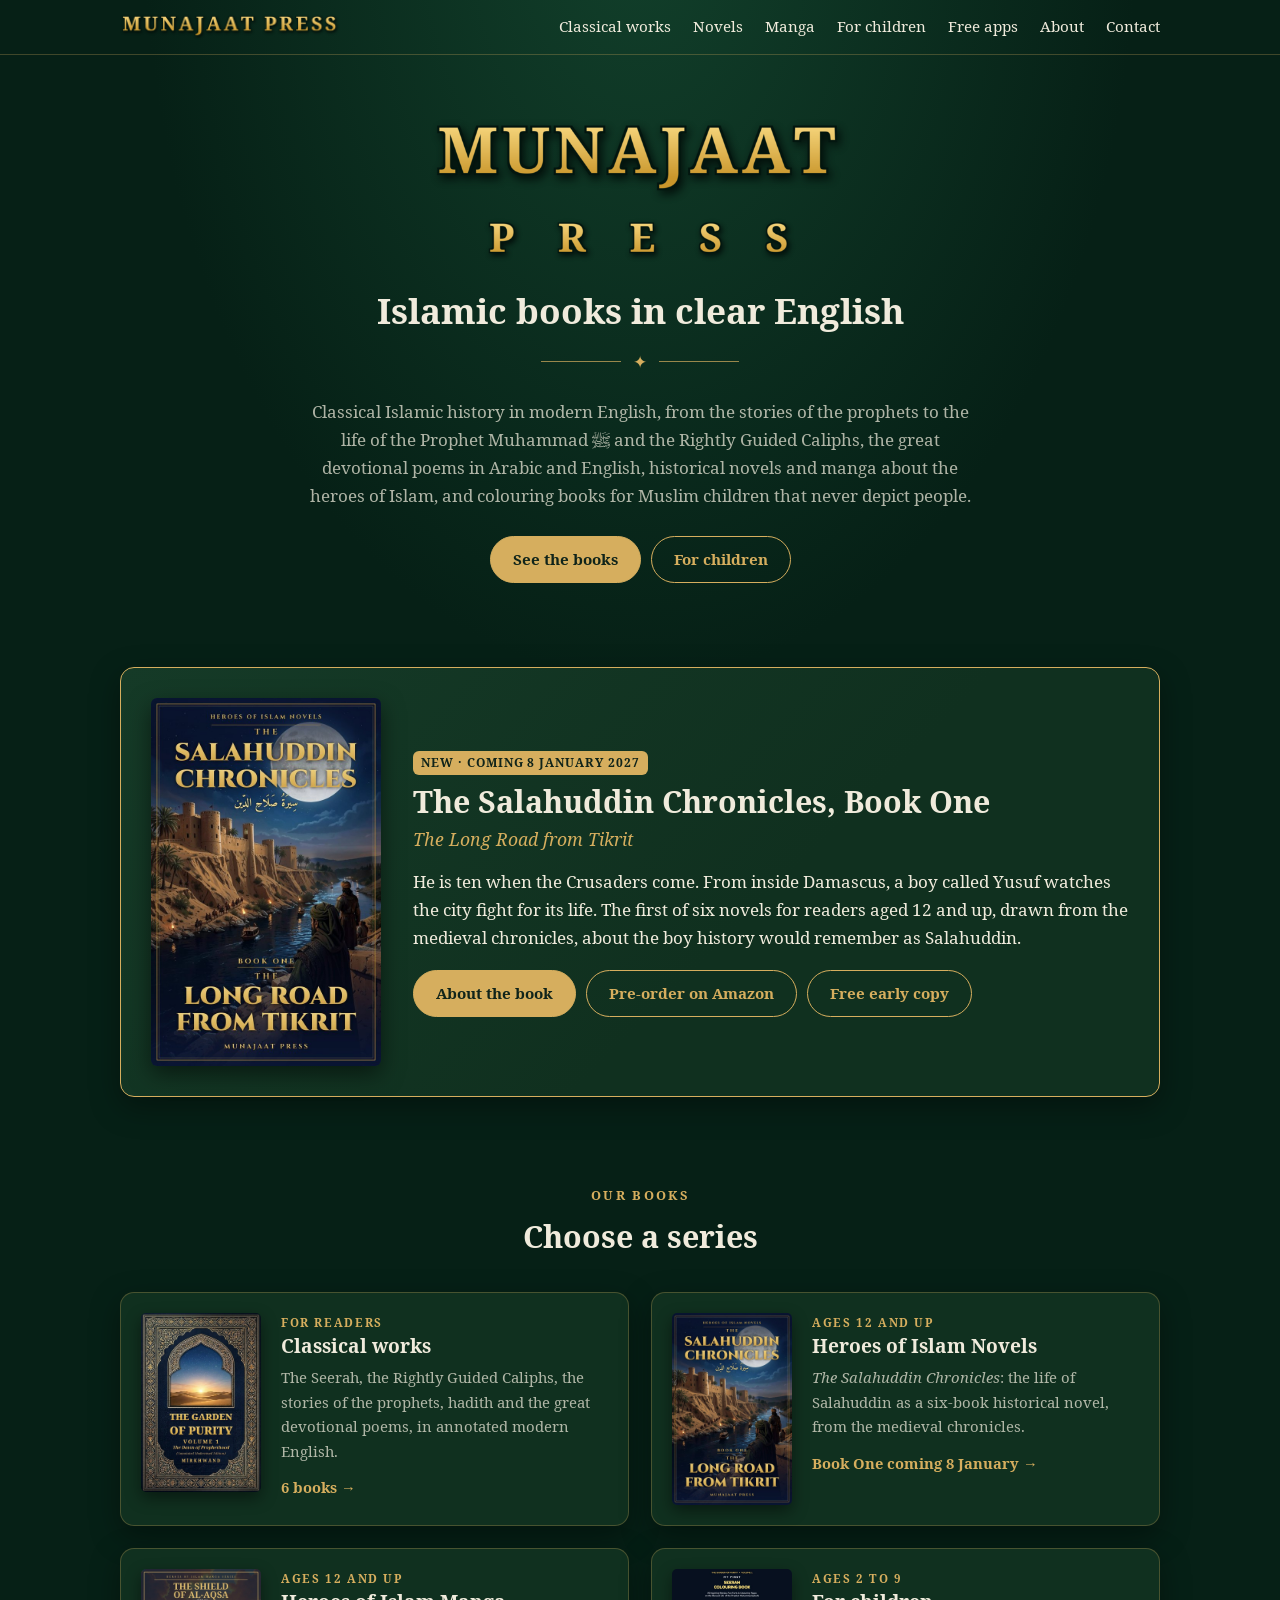
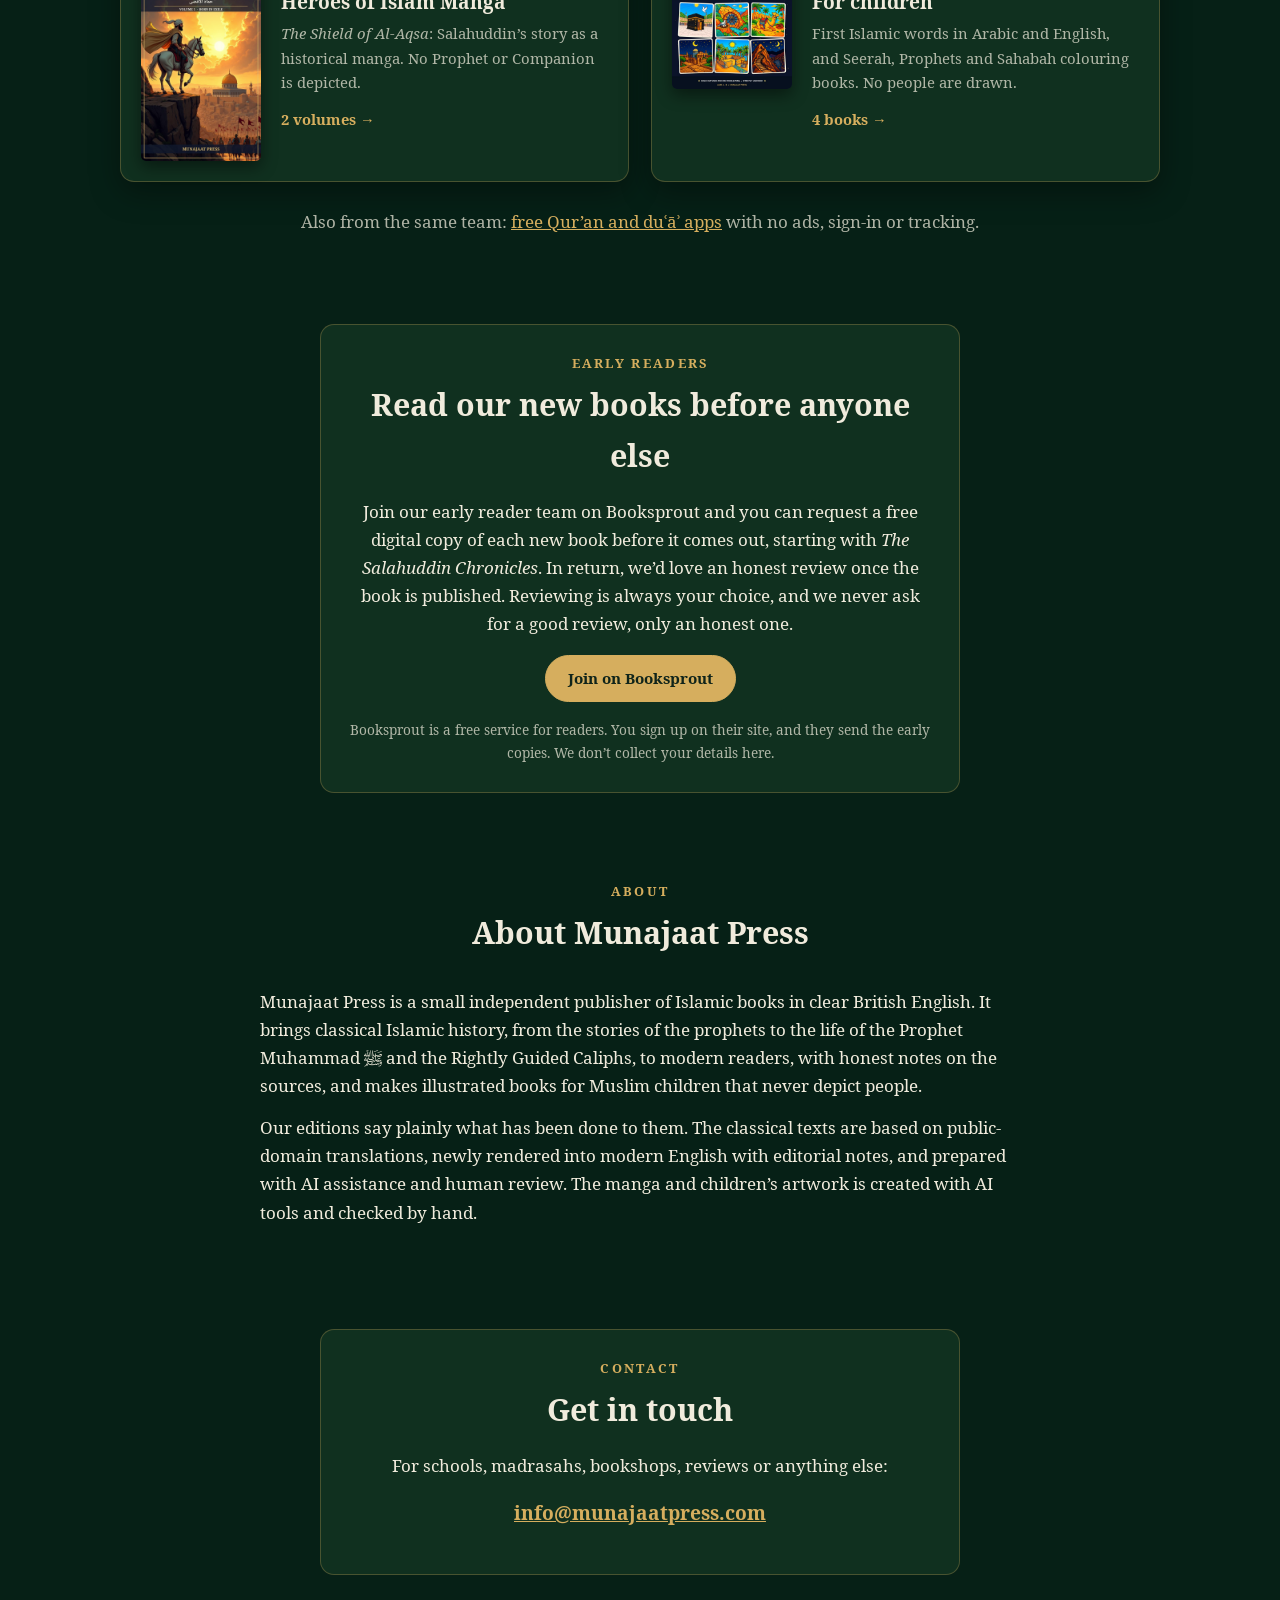
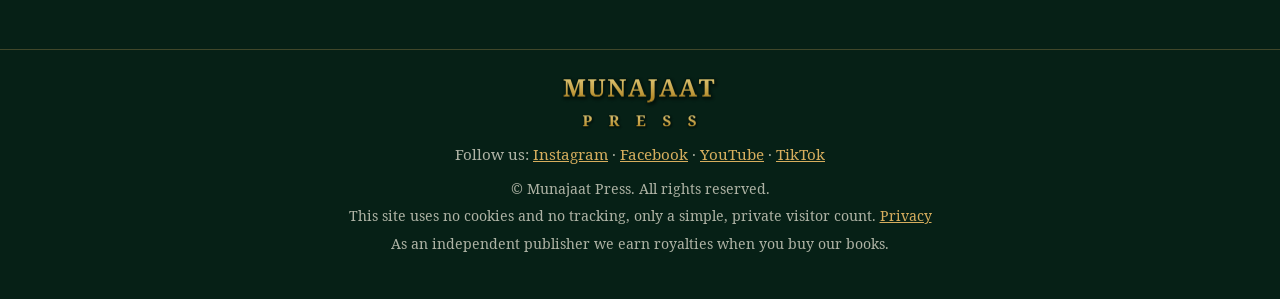
<file: index.html>
<!DOCTYPE html>
<html lang="en-GB">
<head>
  <meta charset="utf-8">
  <meta name="viewport" content="width=device-width, initial-scale=1">
  <title>Munajaat Press: Islamic books in clear English</title>
  <meta name="description" content="Munajaat Press publishes classical Islamic history in modern English, from the stories of the prophets to the life of the Prophet Muhammad ﷺ and the Rightly Guided Caliphs, devotional works in Arabic and English, historical novels and manga about the heroes of Islam, and colouring books for Muslim children that never depict people.">
  <link rel="canonical" href="https://munajaatpress.com/">
  <meta name="theme-color" content="#062016">
  <link rel="icon" href="/favicon.ico" sizes="16x16 32x32 64x64">
  <link rel="apple-touch-icon" href="/images/apple-touch-icon.png">
  <meta property="og:type" content="website">
  <meta property="og:site_name" content="Munajaat Press">
  <meta property="og:title" content="Munajaat Press: Islamic books in clear English">
  <meta property="og:description" content="Classical Islamic history and Seerah, devotional works, historical novels and manga, and children's colouring books.">
  <meta property="og:url" content="https://munajaatpress.com/">
  <meta property="og:image" content="https://munajaatpress.com/images/social-card.jpg">
  <link rel="stylesheet" href="/css/style.css">
  <script>
  (function () {
    var h = location.hash.slice(1); if (!h) return;
    var map = { books: "/classics/", manga: "/manga/", children: "/children/", apps: "/apps/" };
    var t = map[h];
    if (!t) {
      if (/^(garden-of-purity-volume-|signs-of-the-hour|odes-and-litanies)/.test(h)) t = "/classics/#" + h;
      else if (/^shield-of-al-aqsa/.test(h)) t = "/manga/#" + h;
      else if (/^my-first-/.test(h)) t = "/children/#" + h;
    }
    if (t) location.replace(t);
  })();
  </script>
</head>
<body>
  <a class="skip" href="#main">Skip to content</a>

  <header class="site-header">
    <div class="wrap">
      <a class="brand" href="/" aria-label="Munajaat Press home"><img src="/images/logo-oneline.png" width="900" height="106" alt="Munajaat Press"></a>
      <nav class="nav" aria-label="Main">
        <a href="/classics/">Classical works</a>
        <a href="/novels/">Novels</a>
        <a href="/manga/">Manga</a>
        <a href="/children/">For children</a>
        <a href="/apps/">Free apps</a>
        <a href="/#about">About</a>
        <a href="/#contact">Contact</a>
      </nav>
    </div>
  </header>

  <main id="main">
    <section class="hero">
      <div class="wrap">
        <img src="/images/logo-stacked.png" width="640" height="218" alt="">
        <h1>Islamic books in clear English</h1>
        <div class="divider">✦</div>
        <p>Classical Islamic history in modern English, from the stories of the prophets to the life of the Prophet Muhammad ﷺ and the Rightly Guided Caliphs, the great devotional poems in Arabic and English, historical novels and manga about the heroes of Islam, and colouring books for Muslim children that never depict people.</p>
        <div class="btn-row">
          <a class="btn" href="#series">See the books</a>
          <a class="btn ghost" href="/children/">For children</a>
        </div>
      </div>
    </section>

    <section id="new">
      <div class="wrap">
        <div class="feature">
          <a class="feature-cover" href="/novels/"><img src="/images/books/salahuddin-chronicles-book1.jpg" width="600" height="960" alt="Cover of The Salahuddin Chronicles, Book One: The Long Road from Tikrit"></a>
          <div>
            <div class="badge">New · Coming 8 January 2027</div>
            <h2>The Salahuddin Chronicles, Book One</h2>
            <div class="sub">The Long Road from Tikrit</div>
            <p>He is ten when the Crusaders come. From inside Damascus, a boy called Yusuf watches the city fight for its life. The first of six novels for readers aged 12 and up, drawn from the medieval chronicles, about the boy history would remember as Salahuddin.</p>
            <div class="btn-row">
              <a class="btn" href="/novels/">About the book</a>
              <a class="btn ghost" href="https://www.amazon.co.uk/dp/B0HSKBBBS1" rel="noopener">Pre-order on Amazon</a>
              <a class="btn ghost" href="https://booksprout.co/reviewer/review-copy/view/339556/the-salahuddin-chronicles-book-one-the-long-road-from-tikrit" target="_blank" rel="noopener">Free early copy</a>
            </div>
          </div>
        </div>
      </div>
    </section>

    <section id="series">
      <div class="wrap">
        <div class="section-title">
          <div class="eyebrow">Our books</div>
          <h2>Choose a series</h2>
        </div>
        <div class="tiles">
          <a class="tile" href="/classics/">
            <div class="tile-cover"><img src="/images/books/garden-of-purity-vol1.jpg" width="600" height="894" loading="lazy" alt=""></div>
            <div class="tile-body">
              <div class="eyebrow">For readers</div>
              <h3>Classical works</h3>
              <p>The Seerah, the Rightly Guided Caliphs, the stories of the prophets, hadith and the great devotional poems, in annotated modern English.</p>
              <span class="more">6 books →</span>
            </div>
          </a>
          <a class="tile" href="/novels/">
            <div class="tile-cover"><img src="/images/books/salahuddin-chronicles-book1.jpg" width="600" height="960" loading="lazy" alt=""></div>
            <div class="tile-body">
              <div class="eyebrow">Ages 12 and up</div>
              <h3>Heroes of Islam Novels</h3>
              <p><em>The Salahuddin Chronicles</em>: the life of Salahuddin as a six-book historical novel, from the medieval chronicles.</p>
              <span class="more">Book One coming 8 January →</span>
            </div>
          </a>
          <a class="tile" href="/manga/">
            <div class="tile-cover"><img src="/images/books/shield-of-al-aqsa-vol1.jpg" width="600" height="960" loading="lazy" alt=""></div>
            <div class="tile-body">
              <div class="eyebrow">Ages 12 and up</div>
              <h3>Heroes of Islam Manga</h3>
              <p><em>The Shield of Al-Aqsa</em>: Salahuddin’s story as a historical manga. No Prophet or Companion is depicted.</p>
              <span class="more">2 volumes →</span>
            </div>
          </a>
          <a class="tile" href="/children/">
            <div class="tile-cover"><img src="/images/books/my-first-seerah-colouring-book-grid.jpg" width="700" height="700" loading="lazy" alt=""></div>
            <div class="tile-body">
              <div class="eyebrow">Ages 2 to 9</div>
              <h3>For children</h3>
              <p>First Islamic words in Arabic and English, and Seerah, Prophets and Sahabah colouring books. No people are drawn.</p>
              <span class="more">4 books →</span>
            </div>
          </a>
        </div>
        <p class="apps-line">Also from the same team: <a href="/apps/">free Qur’an and duʿāʾ apps</a> with no ads, sign-in or tracking.</p>
      </div>
    </section>

    <section id="early-readers">
      <div class="wrap">
        <div class="contact-box">
          <div class="section-title" style="margin-bottom:14px">
            <div class="eyebrow">Early readers</div>
            <h2>Read our new books before anyone else</h2>
          </div>
          <p>Join our early reader team on Booksprout and you can request a free digital copy of each new book before it comes out, starting with <em>The Salahuddin Chronicles</em>. In return, we’d love an honest review once the book is published. Reviewing is always your choice, and we never ask for a good review, only an honest one.</p>
          <p><a class="btn" href="https://booksprout.co/reviewer/team/81320/munajaat-press-early-readers" target="_blank" rel="noopener">Join on Booksprout</a></p>
          <p class="form-note" style="color:var(--muted);font-size:0.85rem;margin:0">Booksprout is a free service for readers. You sign up on their site, and they send the early copies. We don’t collect your details here.</p>
        </div>
      </div>
    </section>

    <section id="about">
      <div class="wrap">
        <div class="section-title">
          <div class="eyebrow">About</div>
          <h2>About Munajaat Press</h2>
        </div>
        <div class="prose">
          <p>Munajaat Press is a small independent publisher of Islamic books in clear British English. It brings classical Islamic history, from the stories of the prophets to the life of the Prophet Muhammad ﷺ and the Rightly Guided Caliphs, to modern readers, with honest notes on the sources, and makes illustrated books for Muslim children that never depict people.</p>
          <p>Our editions say plainly what has been done to them. The classical texts are based on public-domain translations, newly rendered into modern English with editorial notes, and prepared with AI assistance and human review. The manga and children’s artwork is created with AI tools and checked by hand.</p>
        </div>
      </div>
    </section>

    <section id="contact">
      <div class="wrap">
        <div class="contact-box">
          <div class="section-title" style="margin-bottom:14px">
            <div class="eyebrow">Contact</div>
            <h2>Get in touch</h2>
          </div>
          <p>For schools, madrasahs, bookshops, reviews or anything else:</p>
          <p><a class="email" href="mailto:info@munajaatpress.com">info@munajaatpress.com</a></p>
        </div>
      </div>
    </section>
  </main>

  <footer class="site-footer">
    <div class="wrap">
      <img src="/images/logo-stacked.png" width="640" height="218" alt="">
      <p class="social">Follow us: <a href="https://www.instagram.com/munajaatpress/" rel="noopener">Instagram</a> · <a href="https://www.facebook.com/profile.php?id=61595678692574" rel="noopener">Facebook</a> · <a href="https://www.youtube.com/@MunajaatPress" rel="noopener">YouTube</a> · <a href="https://www.tiktok.com/@munajaatpress" rel="noopener">TikTok</a></p>
      <p>© Munajaat Press. All rights reserved.</p>
      <p>This site uses no cookies and no tracking, only a simple, private visitor count. <a href="/privacy.html">Privacy</a></p>
      <p>As an independent publisher we earn royalties when you buy our books.</p>
    </div>
  </footer>
</body>
</html>
</file>
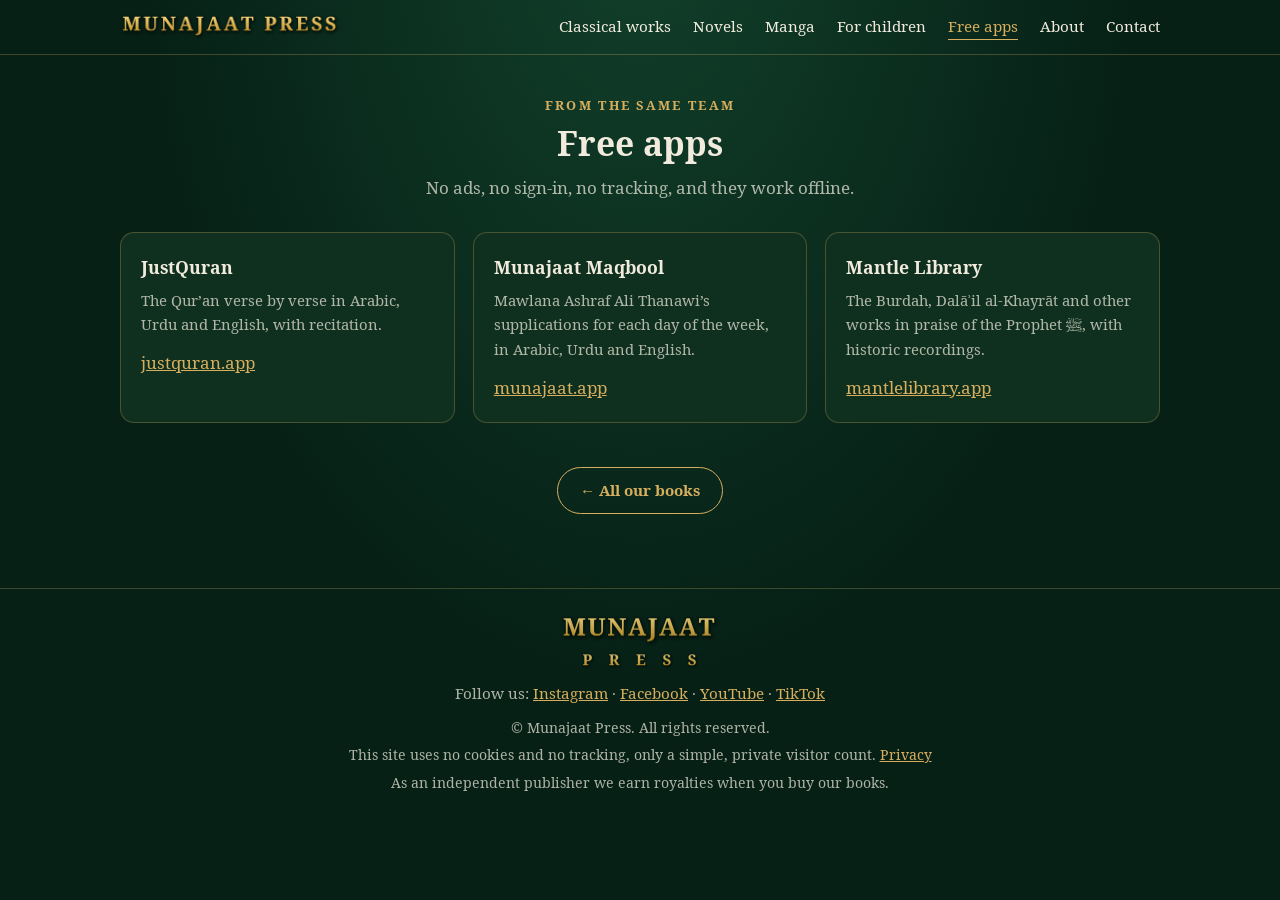
<file: apps/index.html>
<!DOCTYPE html>
<html lang="en-GB">
<head>
  <meta charset="utf-8">
  <meta name="viewport" content="width=device-width, initial-scale=1">
  <title>Free Islamic apps · Munajaat Press</title>
  <meta name="description" content="Free apps from the Munajaat Press team: JustQuran, Munajaat Maqbool and Mantle Library. No ads, no sign-in, no tracking, and they work offline.">
  <link rel="canonical" href="https://munajaatpress.com/apps/">
  <meta name="theme-color" content="#062016">
  <link rel="icon" href="/favicon.ico" sizes="16x16 32x32 64x64">
  <link rel="apple-touch-icon" href="/images/apple-touch-icon.png">
  <meta property="og:type" content="website">
  <meta property="og:site_name" content="Munajaat Press">
  <meta property="og:title" content="Free Islamic apps from Munajaat Press">
  <meta property="og:description" content="JustQuran, Munajaat Maqbool and Mantle Library: no ads, no sign-in, no tracking.">
  <meta property="og:url" content="https://munajaatpress.com/apps/">
  <meta property="og:image" content="https://munajaatpress.com/images/social-card.jpg">
  <link rel="stylesheet" href="/css/style.css">
</head>
<body>
  <a class="skip" href="#main">Skip to content</a>

  <header class="site-header">
    <div class="wrap">
      <a class="brand" href="/" aria-label="Munajaat Press home"><img src="/images/logo-oneline.png" width="900" height="106" alt="Munajaat Press"></a>
      <nav class="nav" aria-label="Main">
        <a href="/classics/">Classical works</a>
        <a href="/novels/">Novels</a>
        <a href="/manga/">Manga</a>
        <a href="/children/">For children</a>
        <a href="/apps/" aria-current="page">Free apps</a>
        <a href="/#about">About</a>
        <a href="/#contact">Contact</a>
      </nav>
    </div>
  </header>

  <main id="main">
    <section class="page-top">
      <div class="wrap">
        <div class="section-title">
          <div class="eyebrow">From the same team</div>
          <h1>Free apps</h1>
          <p>No ads, no sign-in, no tracking, and they work offline.</p>
        </div>
        <div class="apps">
          <div class="app">
            <h3>JustQuran</h3>
            <p>The Qur’an verse by verse in Arabic, Urdu and English, with recitation.</p>
            <a href="https://justquran.app" rel="noopener">justquran.app</a>
          </div>
          <div class="app">
            <h3>Munajaat Maqbool</h3>
            <p>Mawlana Ashraf Ali Thanawi’s supplications for each day of the week, in Arabic, Urdu and English.</p>
            <a href="https://munajaat.app" rel="noopener">munajaat.app</a>
          </div>
          <div class="app">
            <h3>Mantle Library</h3>
            <p>The Burdah, Dalāʾil al-Khayrāt and other works in praise of the Prophet ﷺ, with historic recordings.</p>
            <a href="https://mantlelibrary.app" rel="noopener">mantlelibrary.app</a>
          </div>
        </div>
      </div>
    </section>

    <section class="next-series">
      <div class="wrap">
        <p class="back"><a class="btn ghost" href="/#series">← All our books</a></p>
      </div>
    </section>
  </main>

  <footer class="site-footer">
    <div class="wrap">
      <img src="/images/logo-stacked.png" width="640" height="218" alt="">
      <p class="social">Follow us: <a href="https://www.instagram.com/munajaatpress/" rel="noopener">Instagram</a> · <a href="https://www.facebook.com/profile.php?id=61595678692574" rel="noopener">Facebook</a> · <a href="https://www.youtube.com/@MunajaatPress" rel="noopener">YouTube</a> · <a href="https://www.tiktok.com/@munajaatpress" rel="noopener">TikTok</a></p>
      <p>© Munajaat Press. All rights reserved.</p>
      <p>This site uses no cookies and no tracking, only a simple, private visitor count. <a href="/privacy.html">Privacy</a></p>
      <p>As an independent publisher we earn royalties when you buy our books.</p>
    </div>
  </footer>
</body>
</html>
</file>
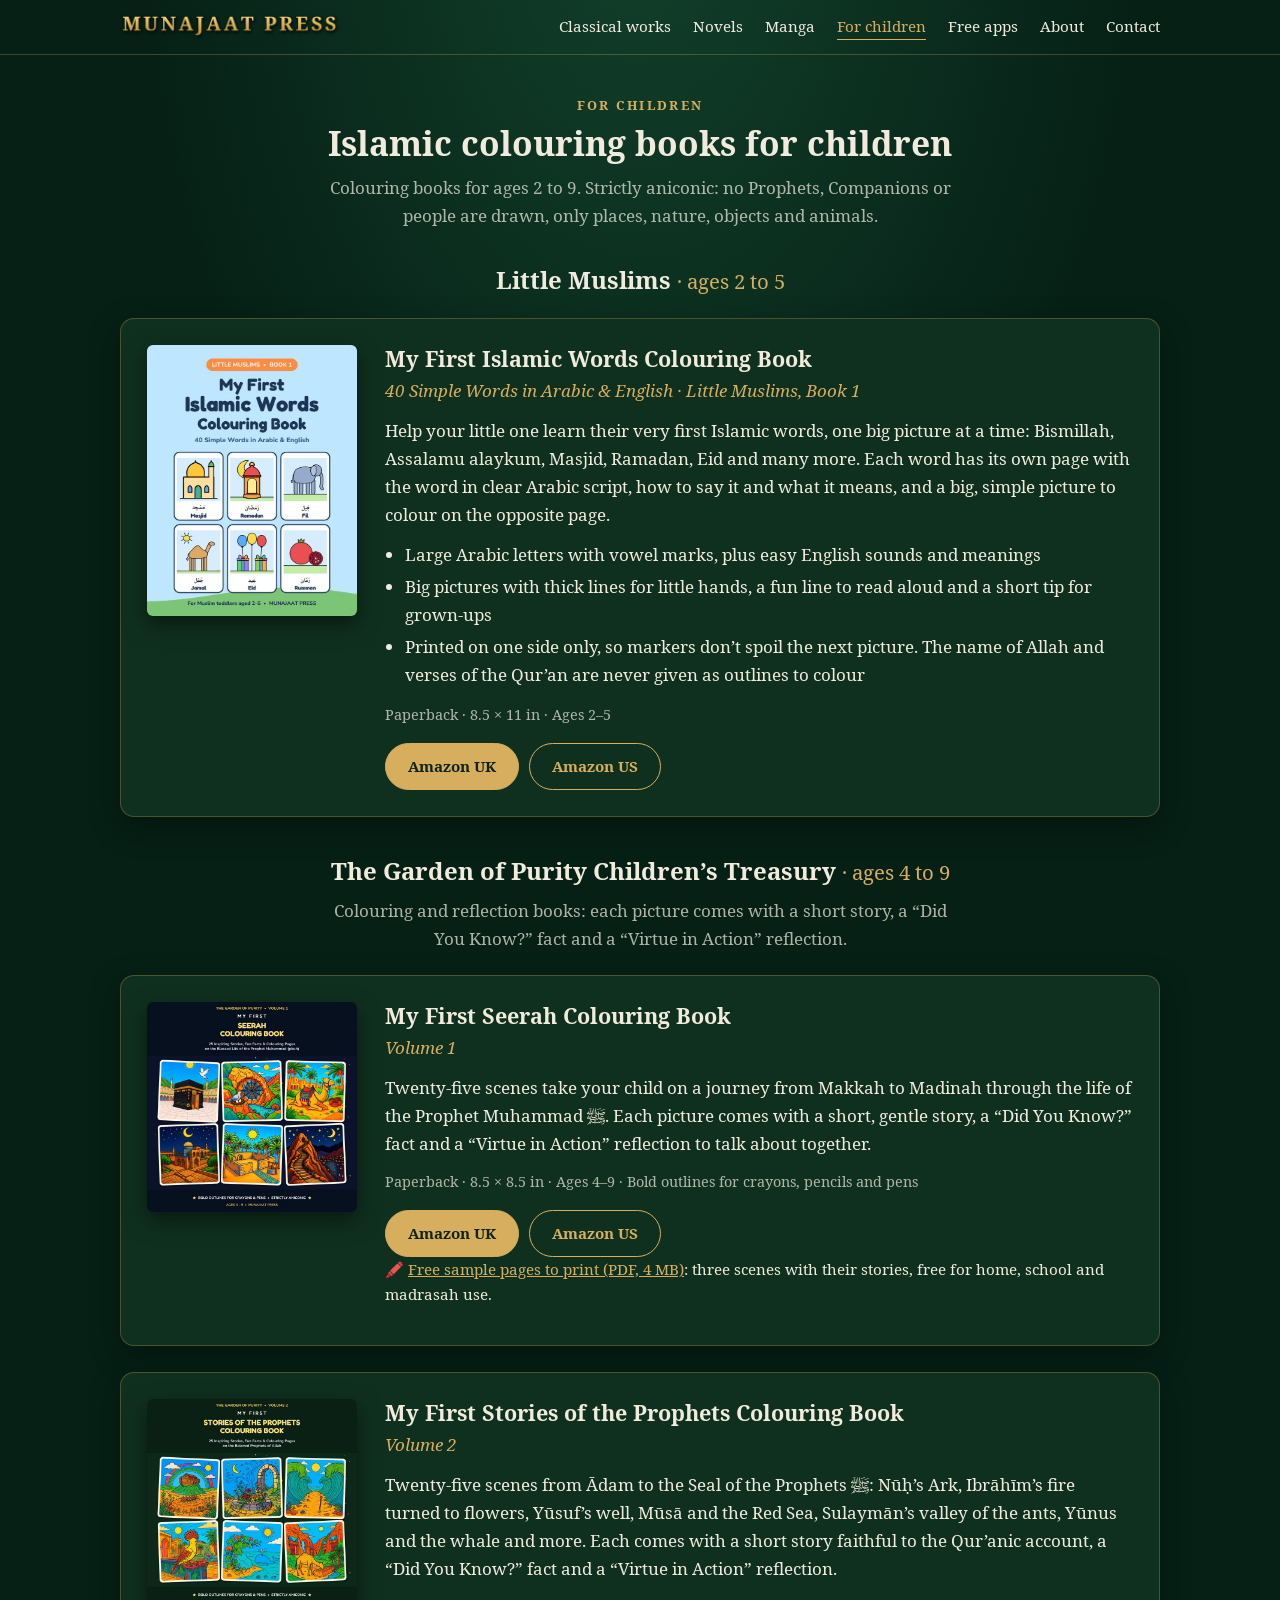
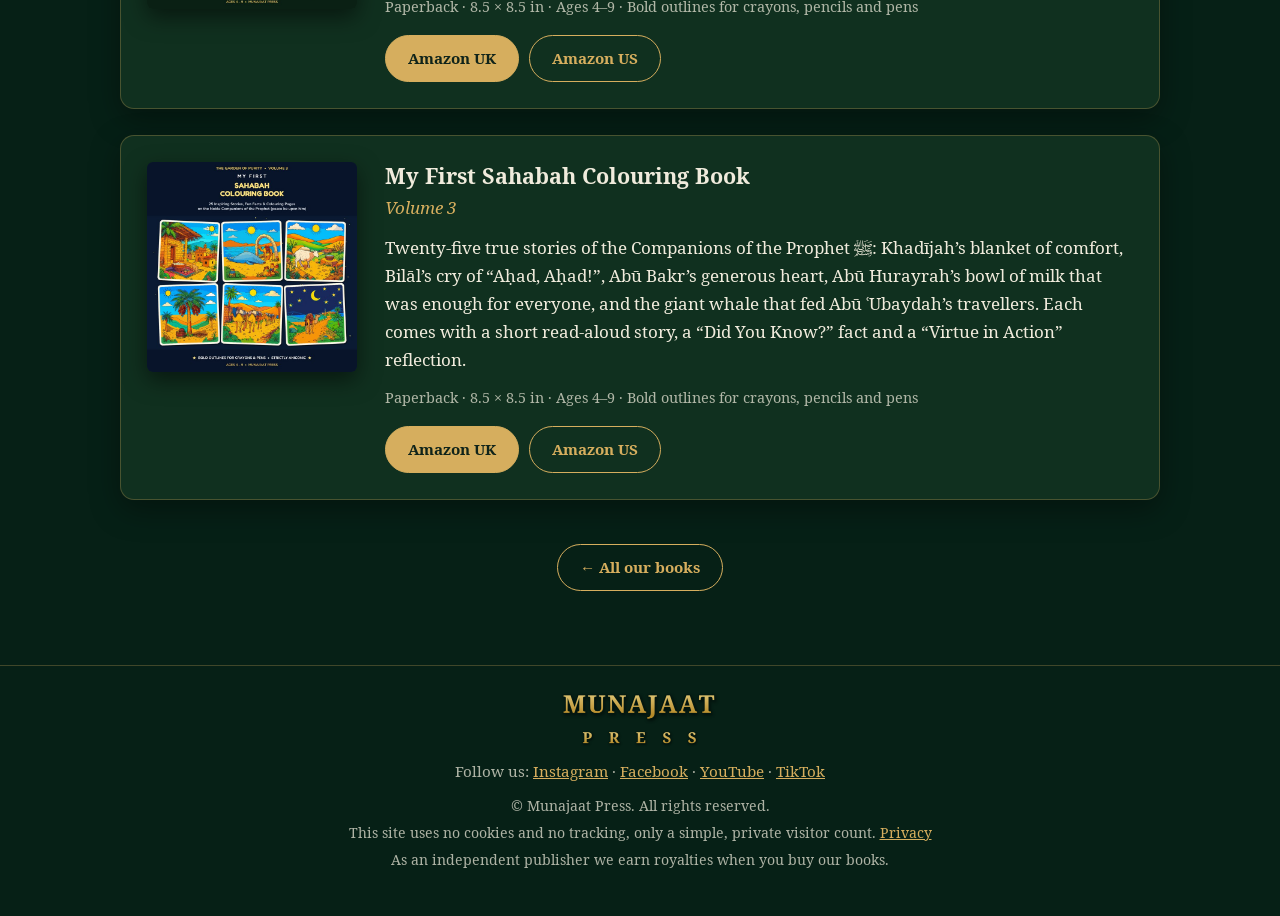
<file: children/index.html>
<!DOCTYPE html>
<html lang="en-GB">
<head>
  <meta charset="utf-8">
  <meta name="viewport" content="width=device-width, initial-scale=1">
  <title>Islamic colouring books for children · Munajaat Press</title>
  <meta name="description" content="Islamic colouring books for ages 2 to 9: My First Islamic Words, and the Seerah, Prophets and Sahabah colouring books of the Garden of Purity Children’s Treasury. Strictly aniconic: no people are drawn.">
  <link rel="canonical" href="https://munajaatpress.com/children/">
  <meta name="theme-color" content="#062016">
  <link rel="icon" href="/favicon.ico" sizes="16x16 32x32 64x64">
  <link rel="apple-touch-icon" href="/images/apple-touch-icon.png">
  <meta property="og:type" content="website">
  <meta property="og:site_name" content="Munajaat Press">
  <meta property="og:title" content="Islamic colouring books for children, ages 2 to 9">
  <meta property="og:description" content="First Islamic words in Arabic and English, and Seerah, Prophets and Sahabah colouring books. No people are drawn.">
  <meta property="og:url" content="https://munajaatpress.com/children/">
  <meta property="og:image" content="https://munajaatpress.com/images/books/my-first-seerah-colouring-book-grid.jpg">
  <link rel="stylesheet" href="/css/style.css">
</head>
<body>
  <a class="skip" href="#main">Skip to content</a>

  <header class="site-header">
    <div class="wrap">
      <a class="brand" href="/" aria-label="Munajaat Press home"><img src="/images/logo-oneline.png" width="900" height="106" alt="Munajaat Press"></a>
      <nav class="nav" aria-label="Main">
        <a href="/classics/">Classical works</a>
        <a href="/novels/">Novels</a>
        <a href="/manga/">Manga</a>
        <a href="/children/" aria-current="page">For children</a>
        <a href="/apps/">Free apps</a>
        <a href="/#about">About</a>
        <a href="/#contact">Contact</a>
      </nav>
    </div>
  </header>

  <main id="main">
    <section class="page-top">
      <div class="wrap">
        <div class="section-title">
          <div class="eyebrow">For children</div>
          <h1>Islamic colouring books for children</h1>
          <p>Colouring books for ages 2 to 9. Strictly aniconic: no Prophets, Companions or people are drawn, only places, nature, objects and animals.</p>
        </div>

        <h2 class="group-title" id="little-muslims">Little Muslims <span>· ages 2 to 5</span></h2>
        <div class="books">
          <article class="book" id="my-first-islamic-words-colouring-book">
            <div class="cover"><img src="/images/books/my-first-islamic-words-colouring-book.jpg" width="600" height="775" loading="lazy" alt="Cover of My First Islamic Words Colouring Book"></div>
            <div>
              <h3>My First Islamic Words Colouring Book</h3>
              <div class="sub">40 Simple Words in Arabic &amp; English · Little Muslims, Book 1</div>
              <p>Help your little one learn their very first Islamic words, one big picture at a time: Bismillah, Assalamu alaykum, Masjid, Ramadan, Eid and many more. Each word has its own page with the word in clear Arabic script, how to say it and what it means, and a big, simple picture to colour on the opposite page.</p>
              <ul>
                <li>Large Arabic letters with vowel marks, plus easy English sounds and meanings</li>
                <li>Big pictures with thick lines for little hands, a fun line to read aloud and a short tip for grown-ups</li>
                <li>Printed on one side only, so markers don’t spoil the next picture. The name of Allah and verses of the Qur’an are never given as outlines to colour</li>
              </ul>
              <div class="meta">Paperback · 8.5 × 11 in · Ages 2–5</div>
              <div class="btn-row">
                <a class="btn" href="https://www.amazon.co.uk/dp/B0HSLXHL8F" rel="noopener">Amazon UK</a>
                <a class="btn ghost" href="https://www.amazon.com/dp/B0HSLXHL8F" rel="noopener">Amazon US</a>
              </div>
            </div>
          </article>
        </div>

        <h2 class="group-title" id="childrens-treasury">The Garden of Purity Children’s Treasury <span>· ages 4 to 9</span></h2>
        <p class="group-intro">Colouring and reflection books: each picture comes with a short story, a “Did You Know?” fact and a “Virtue in Action” reflection.</p>
        <div class="books">
          <article class="book" id="my-first-seerah-colouring-book">
            <div class="cover"><img src="/images/books/my-first-seerah-colouring-book-grid.jpg" width="700" height="700" loading="lazy" alt="Cover of My First Seerah Colouring Book"></div>
            <div>
              <h3>My First Seerah Colouring Book</h3>
              <div class="sub">Volume 1</div>
              <p>Twenty-five scenes take your child on a journey from Makkah to Madinah through the life of the Prophet Muhammad ﷺ. Each picture comes with a short, gentle story, a “Did You Know?” fact and a “Virtue in Action” reflection to talk about together.</p>
              <div class="meta">Paperback · 8.5 × 8.5 in · Ages 4–9 · Bold outlines for crayons, pencils and pens</div>
              <div class="btn-row">
                <a class="btn" href="https://www.amazon.co.uk/dp/B0HMP8ZHHD" rel="noopener">Amazon UK</a>
                <a class="btn ghost" href="https://www.amazon.com/dp/B0HMP8ZHHD" rel="noopener">Amazon US</a>
              </div>
              <p class="sample">🖍️ <a href="/downloads/Garden_of_Purity_Free_Colouring_Sample.pdf">Free sample pages to print (PDF, 4 MB)</a>: three scenes with their stories, free for home, school and madrasah use.</p>
            </div>
          </article>

          <article class="book" id="my-first-stories-of-the-prophets-colouring-book">
            <div class="cover"><img src="/images/books/my-first-stories-of-the-prophets-colouring-book.jpg" width="700" height="700" loading="lazy" alt="Cover of My First Stories of the Prophets Colouring Book"></div>
            <div>
              <h3>My First Stories of the Prophets Colouring Book</h3>
              <div class="sub">Volume 2</div>
              <p>Twenty-five scenes from Ādam to the Seal of the Prophets ﷺ: Nūḥ’s Ark, Ibrāhīm’s fire turned to flowers, Yūsuf’s well, Mūsā and the Red Sea, Sulaymān’s valley of the ants, Yūnus and the whale and more. Each comes with a short story faithful to the Qur’anic account, a “Did You Know?” fact and a “Virtue in Action” reflection.</p>
              <div class="meta">Paperback · 8.5 × 8.5 in · Ages 4–9 · Bold outlines for crayons, pencils and pens</div>
              <div class="btn-row">
                <a class="btn" href="https://www.amazon.co.uk/dp/B0HNHS7S6W" rel="noopener">Amazon UK</a>
                <a class="btn ghost" href="https://www.amazon.com/dp/B0HNHS7S6W" rel="noopener">Amazon US</a>
              </div>
            </div>
          </article>

          <article class="book" id="my-first-sahabah-colouring-book">
            <div class="cover"><img src="/images/books/my-first-sahabah-colouring-book.jpg" width="700" height="700" loading="lazy" alt="Cover of My First Sahabah Colouring Book"></div>
            <div>
              <h3>My First Sahabah Colouring Book</h3>
              <div class="sub">Volume 3</div>
              <p>Twenty-five true stories of the Companions of the Prophet ﷺ: Khadījah’s blanket of comfort, Bilāl’s cry of “Aḥad, Aḥad!”, Abū Bakr’s generous heart, Abū Hurayrah’s bowl of milk that was enough for everyone, and the giant whale that fed Abū ʿUbaydah’s travellers. Each comes with a short read-aloud story, a “Did You Know?” fact and a “Virtue in Action” reflection.</p>
              <div class="meta">Paperback · 8.5 × 8.5 in · Ages 4–9 · Bold outlines for crayons, pencils and pens</div>
              <div class="btn-row">
                <a class="btn" href="https://www.amazon.co.uk/dp/B0HRX5NDPD" rel="noopener">Amazon UK</a>
                <a class="btn ghost" href="https://www.amazon.com/dp/B0HRX5NDPD" rel="noopener">Amazon US</a>
              </div>
            </div>
          </article>
        </div>
      </div>
    </section>

    <section class="next-series">
      <div class="wrap">
        <p class="back"><a class="btn ghost" href="/#series">← All our books</a></p>
      </div>
    </section>
  </main>

  <footer class="site-footer">
    <div class="wrap">
      <img src="/images/logo-stacked.png" width="640" height="218" alt="">
      <p class="social">Follow us: <a href="https://www.instagram.com/munajaatpress/" rel="noopener">Instagram</a> · <a href="https://www.facebook.com/profile.php?id=61595678692574" rel="noopener">Facebook</a> · <a href="https://www.youtube.com/@MunajaatPress" rel="noopener">YouTube</a> · <a href="https://www.tiktok.com/@munajaatpress" rel="noopener">TikTok</a></p>
      <p>© Munajaat Press. All rights reserved.</p>
      <p>This site uses no cookies and no tracking, only a simple, private visitor count. <a href="/privacy.html">Privacy</a></p>
      <p>As an independent publisher we earn royalties when you buy our books.</p>
    </div>
  </footer>
</body>
</html>
</file>
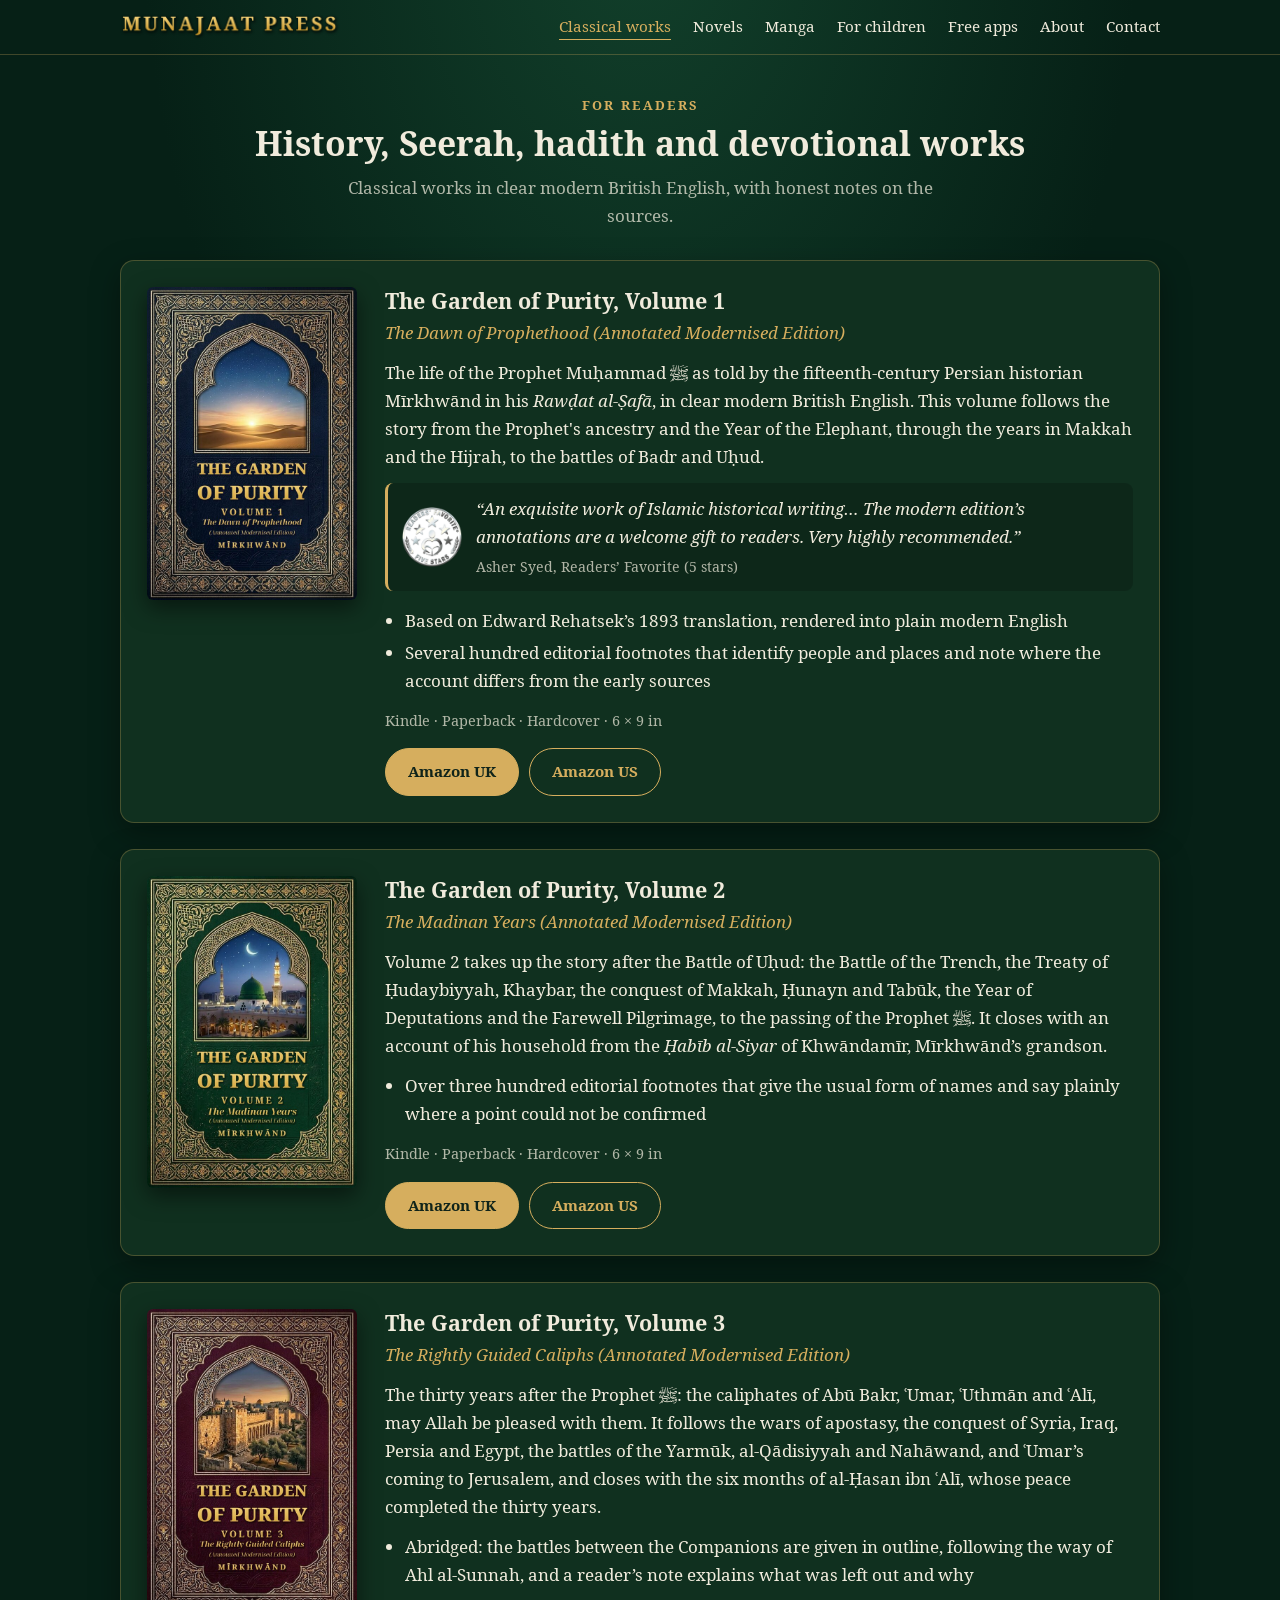
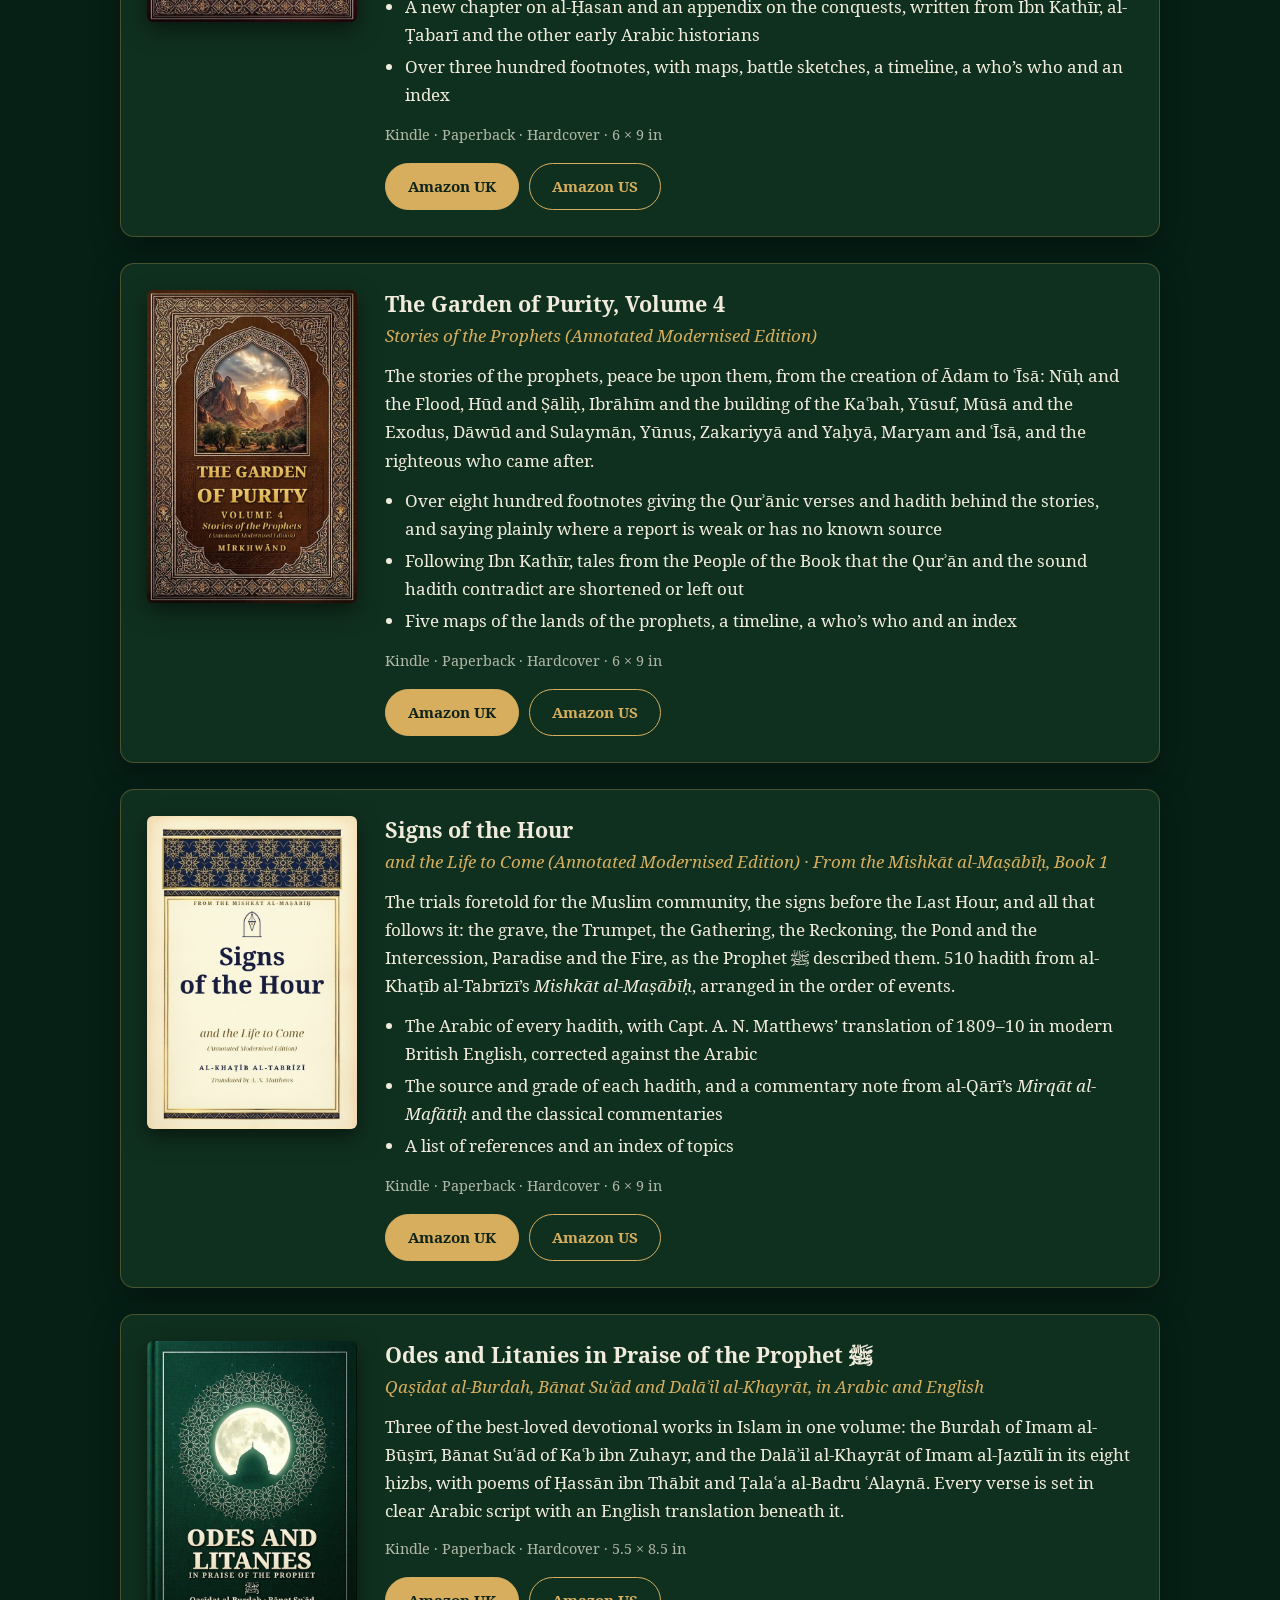
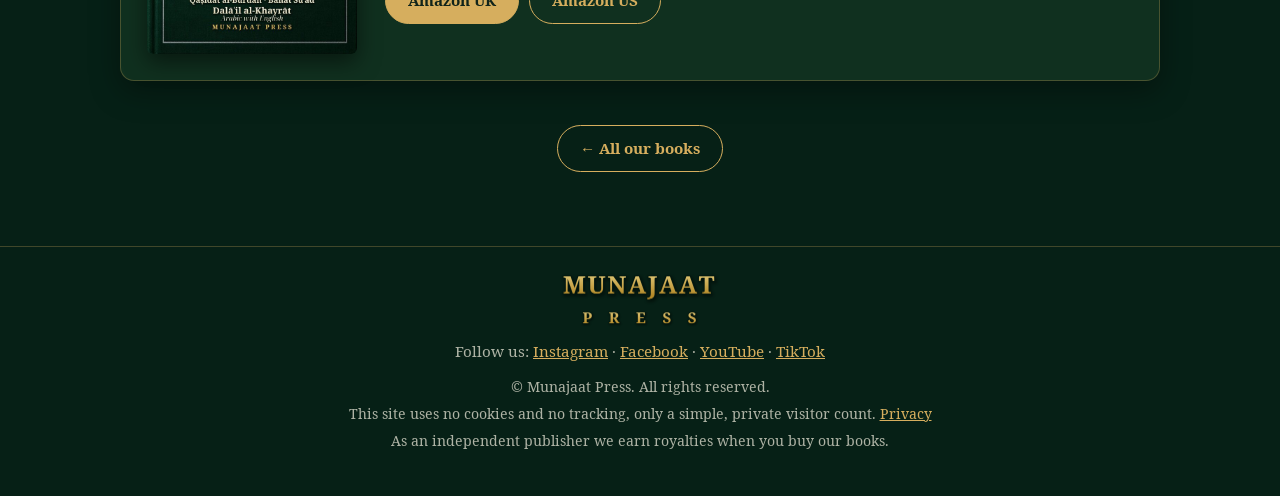
<file: classics/index.html>
<!DOCTYPE html>
<html lang="en-GB">
<head>
  <meta charset="utf-8">
  <meta name="viewport" content="width=device-width, initial-scale=1">
  <title>Classical Islamic works in clear English · Munajaat Press</title>
  <meta name="description" content="The Garden of Purity (Mīrkhwānd’s Seerah and the stories of the prophets), Signs of the Hour from the Mishkāt al-Maṣābīḥ, and the Burdah and Dalāʾil al-Khayrāt in Arabic and English, in annotated modern editions.">
  <link rel="canonical" href="https://munajaatpress.com/classics/">
  <meta name="theme-color" content="#062016">
  <link rel="icon" href="/favicon.ico" sizes="16x16 32x32 64x64">
  <link rel="apple-touch-icon" href="/images/apple-touch-icon.png">
  <meta property="og:type" content="website">
  <meta property="og:site_name" content="Munajaat Press">
  <meta property="og:title" content="Classical Islamic works in clear English">
  <meta property="og:description" content="The Seerah, the Rightly Guided Caliphs, the stories of the prophets, hadith and devotional works in annotated modern editions.">
  <meta property="og:url" content="https://munajaatpress.com/classics/">
  <meta property="og:image" content="https://munajaatpress.com/images/books/garden-of-purity-vol1.jpg">
  <link rel="stylesheet" href="/css/style.css">
</head>
<body>
  <a class="skip" href="#main">Skip to content</a>

  <header class="site-header">
    <div class="wrap">
      <a class="brand" href="/" aria-label="Munajaat Press home"><img src="/images/logo-oneline.png" width="900" height="106" alt="Munajaat Press"></a>
      <nav class="nav" aria-label="Main">
        <a href="/classics/" aria-current="page">Classical works</a>
        <a href="/novels/">Novels</a>
        <a href="/manga/">Manga</a>
        <a href="/children/">For children</a>
        <a href="/apps/">Free apps</a>
        <a href="/#about">About</a>
        <a href="/#contact">Contact</a>
      </nav>
    </div>
  </header>

  <main id="main">
    <section class="page-top">
      <div class="wrap">
        <div class="section-title">
          <div class="eyebrow">For readers</div>
          <h1>History, Seerah, hadith and devotional works</h1>
          <p>Classical works in clear modern British English, with honest notes on the sources.</p>
        </div>

        <div class="books">
          <article class="book" id="garden-of-purity-volume-1">
            <div class="cover"><img src="/images/books/garden-of-purity-vol1.jpg" width="600" height="894" loading="lazy" alt="Cover of The Garden of Purity, Volume 1"></div>
            <div>
              <h3>The Garden of Purity, Volume 1</h3>
              <div class="sub">The Dawn of Prophethood (Annotated Modernised Edition)</div>
              <p>The life of the Prophet Muḥammad ﷺ as told by the fifteenth-century Persian historian Mīrkhwānd in his <em>Rawḍat al-Ṣafā</em>, in clear modern British English. This volume follows the story from the Prophet's ancestry and the Year of the Elephant, through the years in Makkah and the Hijrah, to the battles of Badr and Uḥud.</p>
              <div class="review">
                <img src="/images/rf-5-star-seal.png" width="144" height="144" loading="lazy" alt="Readers’ Favorite five-star seal">
                <blockquote>“An exquisite work of Islamic historical writing… The modern edition’s annotations are a welcome gift to readers. Very highly recommended.”<cite>Asher Syed, Readers’ Favorite (5 stars)</cite></blockquote>
              </div>
              <ul>
                <li>Based on Edward Rehatsek’s 1893 translation, rendered into plain modern English</li>
                <li>Several hundred editorial footnotes that identify people and places and note where the account differs from the early sources</li>
              </ul>
              <div class="meta">Kindle · Paperback · Hardcover · 6 × 9 in</div>
              <div class="btn-row">
                <a class="btn" href="https://www.amazon.co.uk/dp/B0HMLBZP9S" rel="noopener">Amazon UK</a>
                <a class="btn ghost" href="https://www.amazon.com/dp/B0HMLBZP9S" rel="noopener">Amazon US</a>
              </div>
            </div>
          </article>

          <article class="book" id="garden-of-purity-volume-2">
            <div class="cover"><img src="/images/books/garden-of-purity-vol2.jpg" width="600" height="894" loading="lazy" alt="Cover of The Garden of Purity, Volume 2"></div>
            <div>
              <h3>The Garden of Purity, Volume 2</h3>
              <div class="sub">The Madinan Years (Annotated Modernised Edition)</div>
              <p>Volume 2 takes up the story after the Battle of Uḥud: the Battle of the Trench, the Treaty of Ḥudaybiyyah, Khaybar, the conquest of Makkah, Ḥunayn and Tabūk, the Year of Deputations and the Farewell Pilgrimage, to the passing of the Prophet ﷺ. It closes with an account of his household from the <em>Ḥabīb al-Siyar</em> of Khwāndamīr, Mīrkhwānd’s grandson.</p>
              <ul>
                <li>Over three hundred editorial footnotes that give the usual form of names and say plainly where a point could not be confirmed</li>
              </ul>
              <div class="meta">Kindle · Paperback · Hardcover · 6 × 9 in</div>
              <div class="btn-row">
                <a class="btn" href="https://www.amazon.co.uk/dp/B0HMP9ZH3Q" rel="noopener">Amazon UK</a>
                <a class="btn ghost" href="https://www.amazon.com/dp/B0HMP9ZH3Q" rel="noopener">Amazon US</a>
              </div>
            </div>
          </article>

          <article class="book" id="garden-of-purity-volume-3">
            <div class="cover"><img src="/images/books/garden-of-purity-vol3.jpg" width="600" height="894" loading="lazy" alt="Cover of The Garden of Purity, Volume 3"></div>
            <div>
              <h3>The Garden of Purity, Volume 3</h3>
              <div class="sub">The Rightly Guided Caliphs (Annotated Modernised Edition)</div>
              <p>The thirty years after the Prophet ﷺ: the caliphates of Abū Bakr, ʿUmar, ʿUthmān and ʿAlī, may Allah be pleased with them. It follows the wars of apostasy, the conquest of Syria, Iraq, Persia and Egypt, the battles of the Yarmūk, al-Qādisiyyah and Nahāwand, and ʿUmar’s coming to Jerusalem, and closes with the six months of al-Ḥasan ibn ʿAlī, whose peace completed the thirty years.</p>
              <ul>
                <li>Abridged: the battles between the Companions are given in outline, following the way of Ahl al-Sunnah, and a reader’s note explains what was left out and why</li>
                <li>A new chapter on al-Ḥasan and an appendix on the conquests, written from Ibn Kathīr, al-Ṭabarī and the other early Arabic historians</li>
                <li>Over three hundred footnotes, with maps, battle sketches, a timeline, a who’s who and an index</li>
              </ul>
              <div class="meta">Kindle · Paperback · Hardcover · 6 × 9 in</div>
              <div class="btn-row">
                <a class="btn" href="https://www.amazon.co.uk/dp/B0HQVBS37B" rel="noopener">Amazon UK</a>
                <a class="btn ghost" href="https://www.amazon.com/dp/B0HQVBS37B" rel="noopener">Amazon US</a>
              </div>
            </div>
          </article>

          <article class="book" id="garden-of-purity-volume-4">
            <div class="cover"><img src="/images/books/garden-of-purity-vol4.jpg" width="600" height="894" loading="lazy" alt="Cover of The Garden of Purity, Volume 4"></div>
            <div>
              <h3>The Garden of Purity, Volume 4</h3>
              <div class="sub">Stories of the Prophets (Annotated Modernised Edition)</div>
              <p>The stories of the prophets, peace be upon them, from the creation of Ādam to ʿĪsā: Nūḥ and the Flood, Hūd and Ṣāliḥ, Ibrāhīm and the building of the Kaʿbah, Yūsuf, Mūsā and the Exodus, Dāwūd and Sulaymān, Yūnus, Zakariyyā and Yaḥyā, Maryam and ʿĪsā, and the righteous who came after.</p>
              <ul>
                <li>Over eight hundred footnotes giving the Qurʾānic verses and hadith behind the stories, and saying plainly where a report is weak or has no known source</li>
                <li>Following Ibn Kathīr, tales from the People of the Book that the Qurʾān and the sound hadith contradict are shortened or left out</li>
                <li>Five maps of the lands of the prophets, a timeline, a who’s who and an index</li>
              </ul>
              <div class="meta">Kindle · Paperback · Hardcover · 6 × 9 in</div>
              <div class="btn-row">
                <a class="btn" href="https://www.amazon.co.uk/dp/B0HQY3BWZN" rel="noopener">Amazon UK</a>
                <a class="btn ghost" href="https://www.amazon.com/dp/B0HQY3BWZN" rel="noopener">Amazon US</a>
              </div>
            </div>
          </article>

          <article class="book" id="signs-of-the-hour">
            <div class="cover"><img src="/images/books/signs-of-the-hour.jpg" width="600" height="894" loading="lazy" alt="Cover of Signs of the Hour"></div>
            <div>
              <h3>Signs of the Hour</h3>
              <div class="sub">and the Life to Come (Annotated Modernised Edition) · From the Mishkāt al-Maṣābīḥ, Book 1</div>
              <p>The trials foretold for the Muslim community, the signs before the Last Hour, and all that follows it: the grave, the Trumpet, the Gathering, the Reckoning, the Pond and the Intercession, Paradise and the Fire, as the Prophet ﷺ described them. 510 hadith from al-Khaṭīb al-Tabrīzī’s <em>Mishkāt al-Maṣābīḥ</em>, arranged in the order of events.</p>
              <ul>
                <li>The Arabic of every hadith, with Capt. A. N. Matthews’ translation of 1809–10 in modern British English, corrected against the Arabic</li>
                <li>The source and grade of each hadith, and a commentary note from al-Qārī’s <em>Mirqāt al-Mafātīḥ</em> and the classical commentaries</li>
                <li>A list of references and an index of topics</li>
              </ul>
              <div class="meta">Kindle · Paperback · Hardcover · 6 × 9 in</div>
              <div class="btn-row">
                <a class="btn" href="https://www.amazon.co.uk/dp/B0HR9814KS" rel="noopener">Amazon UK</a>
                <a class="btn ghost" href="https://www.amazon.com/dp/B0HR9814KS" rel="noopener">Amazon US</a>
              </div>
            </div>
          </article>

          <article class="book" id="odes-and-litanies">
            <div class="cover"><img src="/images/books/odes-and-litanies.jpg" width="600" height="894" loading="lazy" alt="Cover of Odes and Litanies in Praise of the Prophet"></div>
            <div>
              <h3>Odes and Litanies in Praise of the Prophet ﷺ</h3>
              <div class="sub">Qaṣīdat al-Burdah, Bānat Suʿād and Dalāʾil al-Khayrāt, in Arabic and English</div>
              <p>Three of the best-loved devotional works in Islam in one volume: the Burdah of Imam al-Būṣīrī, Bānat Suʿād of Kaʿb ibn Zuhayr, and the Dalāʾil al-Khayrāt of Imam al-Jazūlī in its eight ḥizbs, with poems of Ḥassān ibn Thābit and Ṭalaʿa al-Badru ʿAlaynā. Every verse is set in clear Arabic script with an English translation beneath it.</p>
              <div class="meta">Kindle · Paperback · Hardcover · 5.5 × 8.5 in</div>
              <div class="btn-row">
                <a class="btn" href="https://www.amazon.co.uk/dp/B0HMLDCM2N" rel="noopener">Amazon UK</a>
                <a class="btn ghost" href="https://www.amazon.com/dp/B0HMLDCM2N" rel="noopener">Amazon US</a>
              </div>
            </div>
          </article>
        </div>
      </div>
    </section>

    <section class="next-series">
      <div class="wrap">
        <p class="back"><a class="btn ghost" href="/#series">← All our books</a></p>
      </div>
    </section>
  </main>

  <footer class="site-footer">
    <div class="wrap">
      <img src="/images/logo-stacked.png" width="640" height="218" alt="">
      <p class="social">Follow us: <a href="https://www.instagram.com/munajaatpress/" rel="noopener">Instagram</a> · <a href="https://www.facebook.com/profile.php?id=61595678692574" rel="noopener">Facebook</a> · <a href="https://www.youtube.com/@MunajaatPress" rel="noopener">YouTube</a> · <a href="https://www.tiktok.com/@munajaatpress" rel="noopener">TikTok</a></p>
      <p>© Munajaat Press. All rights reserved.</p>
      <p>This site uses no cookies and no tracking, only a simple, private visitor count. <a href="/privacy.html">Privacy</a></p>
      <p>As an independent publisher we earn royalties when you buy our books.</p>
    </div>
  </footer>
</body>
</html>
</file>
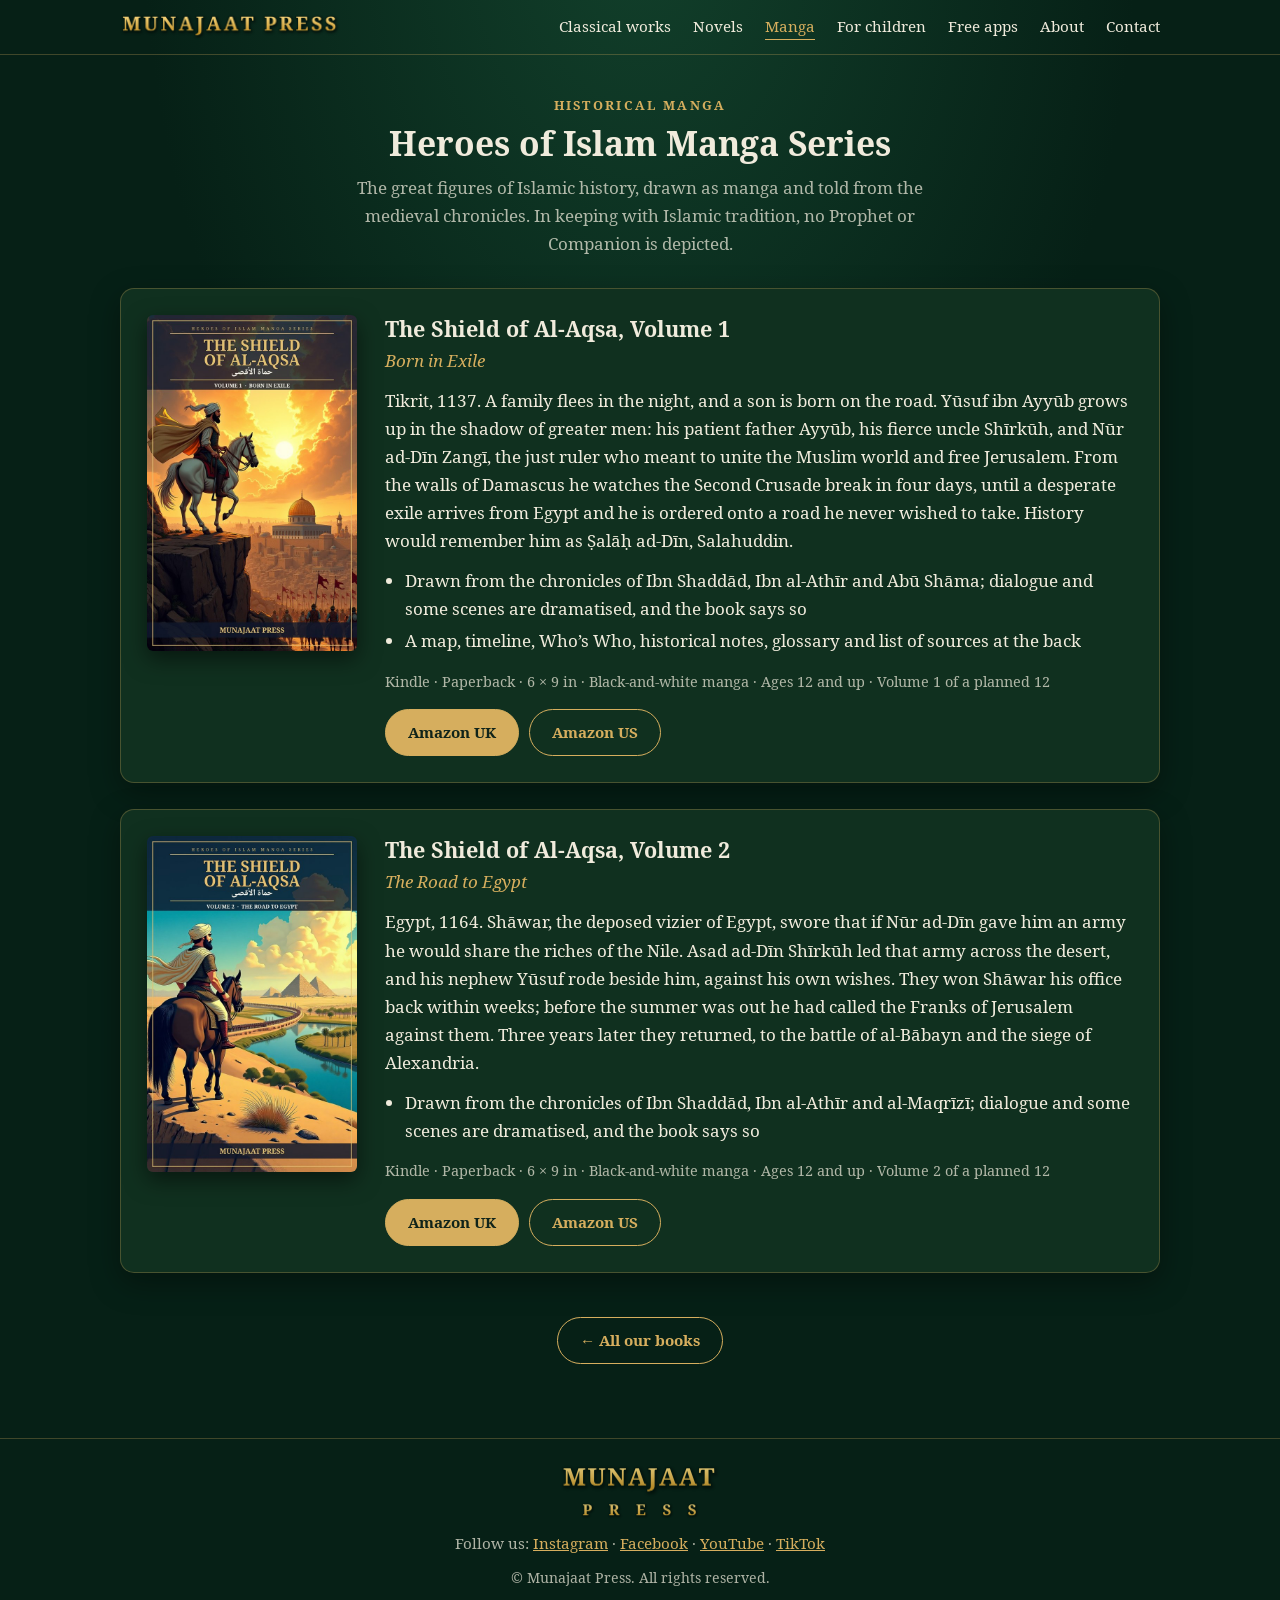
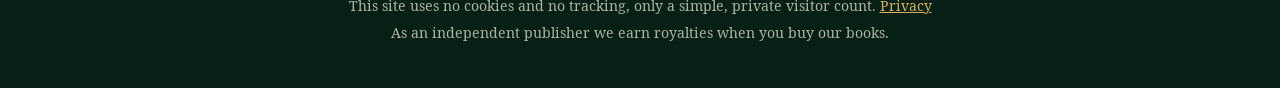
<file: manga/index.html>
<!DOCTYPE html>
<html lang="en-GB">
<head>
  <meta charset="utf-8">
  <meta name="viewport" content="width=device-width, initial-scale=1">
  <title>The Shield of Al-Aqsa: Heroes of Islam Manga · Munajaat Press</title>
  <meta name="description" content="The Shield of Al-Aqsa, a historical manga about Salahuddin for readers aged 12 and up, drawn from the chronicles of Ibn Shaddād, Ibn al-Athīr and Abū Shāma.">
  <link rel="canonical" href="https://munajaatpress.com/manga/">
  <meta name="theme-color" content="#062016">
  <link rel="icon" href="/favicon.ico" sizes="16x16 32x32 64x64">
  <link rel="apple-touch-icon" href="/images/apple-touch-icon.png">
  <meta property="og:type" content="website">
  <meta property="og:site_name" content="Munajaat Press">
  <meta property="og:title" content="The Shield of Al-Aqsa: Heroes of Islam Manga">
  <meta property="og:description" content="A historical manga about Salahuddin for readers aged 12 and up, told from the medieval chronicles.">
  <meta property="og:url" content="https://munajaatpress.com/manga/">
  <meta property="og:image" content="https://munajaatpress.com/images/books/shield-of-al-aqsa-vol1.jpg">
  <link rel="stylesheet" href="/css/style.css">
</head>
<body>
  <a class="skip" href="#main">Skip to content</a>

  <header class="site-header">
    <div class="wrap">
      <a class="brand" href="/" aria-label="Munajaat Press home"><img src="/images/logo-oneline.png" width="900" height="106" alt="Munajaat Press"></a>
      <nav class="nav" aria-label="Main">
        <a href="/classics/">Classical works</a>
        <a href="/novels/">Novels</a>
        <a href="/manga/" aria-current="page">Manga</a>
        <a href="/children/">For children</a>
        <a href="/apps/">Free apps</a>
        <a href="/#about">About</a>
        <a href="/#contact">Contact</a>
      </nav>
    </div>
  </header>

  <main id="main">
    <section class="page-top">
      <div class="wrap">
        <div class="section-title">
          <div class="eyebrow">Historical manga</div>
          <h1>Heroes of Islam Manga Series</h1>
          <p>The great figures of Islamic history, drawn as manga and told from the medieval chronicles. In keeping with Islamic tradition, no Prophet or Companion is depicted.</p>
        </div>

        <div class="books">
          <article class="book" id="shield-of-al-aqsa-volume-1">
            <div class="cover"><img src="/images/books/shield-of-al-aqsa-vol1.jpg" width="600" height="960" loading="lazy" alt="Cover of The Shield of Al-Aqsa, Volume 1"></div>
            <div>
              <h3>The Shield of Al-Aqsa, Volume 1</h3>
              <div class="sub">Born in Exile</div>
              <p>Tikrit, 1137. A family flees in the night, and a son is born on the road. Yūsuf ibn Ayyūb grows up in the shadow of greater men: his patient father Ayyūb, his fierce uncle Shīrkūh, and Nūr ad-Dīn Zangī, the just ruler who meant to unite the Muslim world and free Jerusalem. From the walls of Damascus he watches the Second Crusade break in four days, until a desperate exile arrives from Egypt and he is ordered onto a road he never wished to take. History would remember him as Ṣalāḥ ad-Dīn, Salahuddin.</p>
              <ul>
                <li>Drawn from the chronicles of Ibn Shaddād, Ibn al-Athīr and Abū Shāma; dialogue and some scenes are dramatised, and the book says so</li>
                <li>A map, timeline, Who’s Who, historical notes, glossary and list of sources at the back</li>
              </ul>
              <div class="meta">Kindle · Paperback · 6 × 9 in · Black-and-white manga · Ages 12 and up · Volume 1 of a planned 12</div>
              <div class="btn-row">
                <a class="btn" href="https://www.amazon.co.uk/dp/B0HNH8ZWJN" rel="noopener">Amazon UK</a>
                <a class="btn ghost" href="https://www.amazon.com/dp/B0HNH8ZWJN" rel="noopener">Amazon US</a>
              </div>
            </div>
          </article>

          <article class="book" id="shield-of-al-aqsa-volume-2">
            <div class="cover"><img src="/images/books/shield-of-al-aqsa-vol2.jpg" width="600" height="960" loading="lazy" alt="Cover of The Shield of Al-Aqsa, Volume 2"></div>
            <div>
              <h3>The Shield of Al-Aqsa, Volume 2</h3>
              <div class="sub">The Road to Egypt</div>
              <p>Egypt, 1164. Shāwar, the deposed vizier of Egypt, swore that if Nūr ad-Dīn gave him an army he would share the riches of the Nile. Asad ad-Dīn Shīrkūh led that army across the desert, and his nephew Yūsuf rode beside him, against his own wishes. They won Shāwar his office back within weeks; before the summer was out he had called the Franks of Jerusalem against them. Three years later they returned, to the battle of al-Bābayn and the siege of Alexandria.</p>
              <ul>
                <li>Drawn from the chronicles of Ibn Shaddād, Ibn al-Athīr and al-Maqrīzī; dialogue and some scenes are dramatised, and the book says so</li>
              </ul>
              <div class="meta">Kindle · Paperback · 6 × 9 in · Black-and-white manga · Ages 12 and up · Volume 2 of a planned 12</div>
              <div class="btn-row">
                <a class="btn" href="https://www.amazon.co.uk/dp/B0HS27C9S1" rel="noopener">Amazon UK</a>
                <a class="btn ghost" href="https://www.amazon.com/dp/B0HS27C9S1" rel="noopener">Amazon US</a>
              </div>
            </div>
          </article>
        </div>
      </div>
    </section>

    <section class="next-series">
      <div class="wrap">
        <p class="back"><a class="btn ghost" href="/#series">← All our books</a></p>
      </div>
    </section>
  </main>

  <footer class="site-footer">
    <div class="wrap">
      <img src="/images/logo-stacked.png" width="640" height="218" alt="">
      <p class="social">Follow us: <a href="https://www.instagram.com/munajaatpress/" rel="noopener">Instagram</a> · <a href="https://www.facebook.com/profile.php?id=61595678692574" rel="noopener">Facebook</a> · <a href="https://www.youtube.com/@MunajaatPress" rel="noopener">YouTube</a> · <a href="https://www.tiktok.com/@munajaatpress" rel="noopener">TikTok</a></p>
      <p>© Munajaat Press. All rights reserved.</p>
      <p>This site uses no cookies and no tracking, only a simple, private visitor count. <a href="/privacy.html">Privacy</a></p>
      <p>As an independent publisher we earn royalties when you buy our books.</p>
    </div>
  </footer>
</body>
</html>
</file>
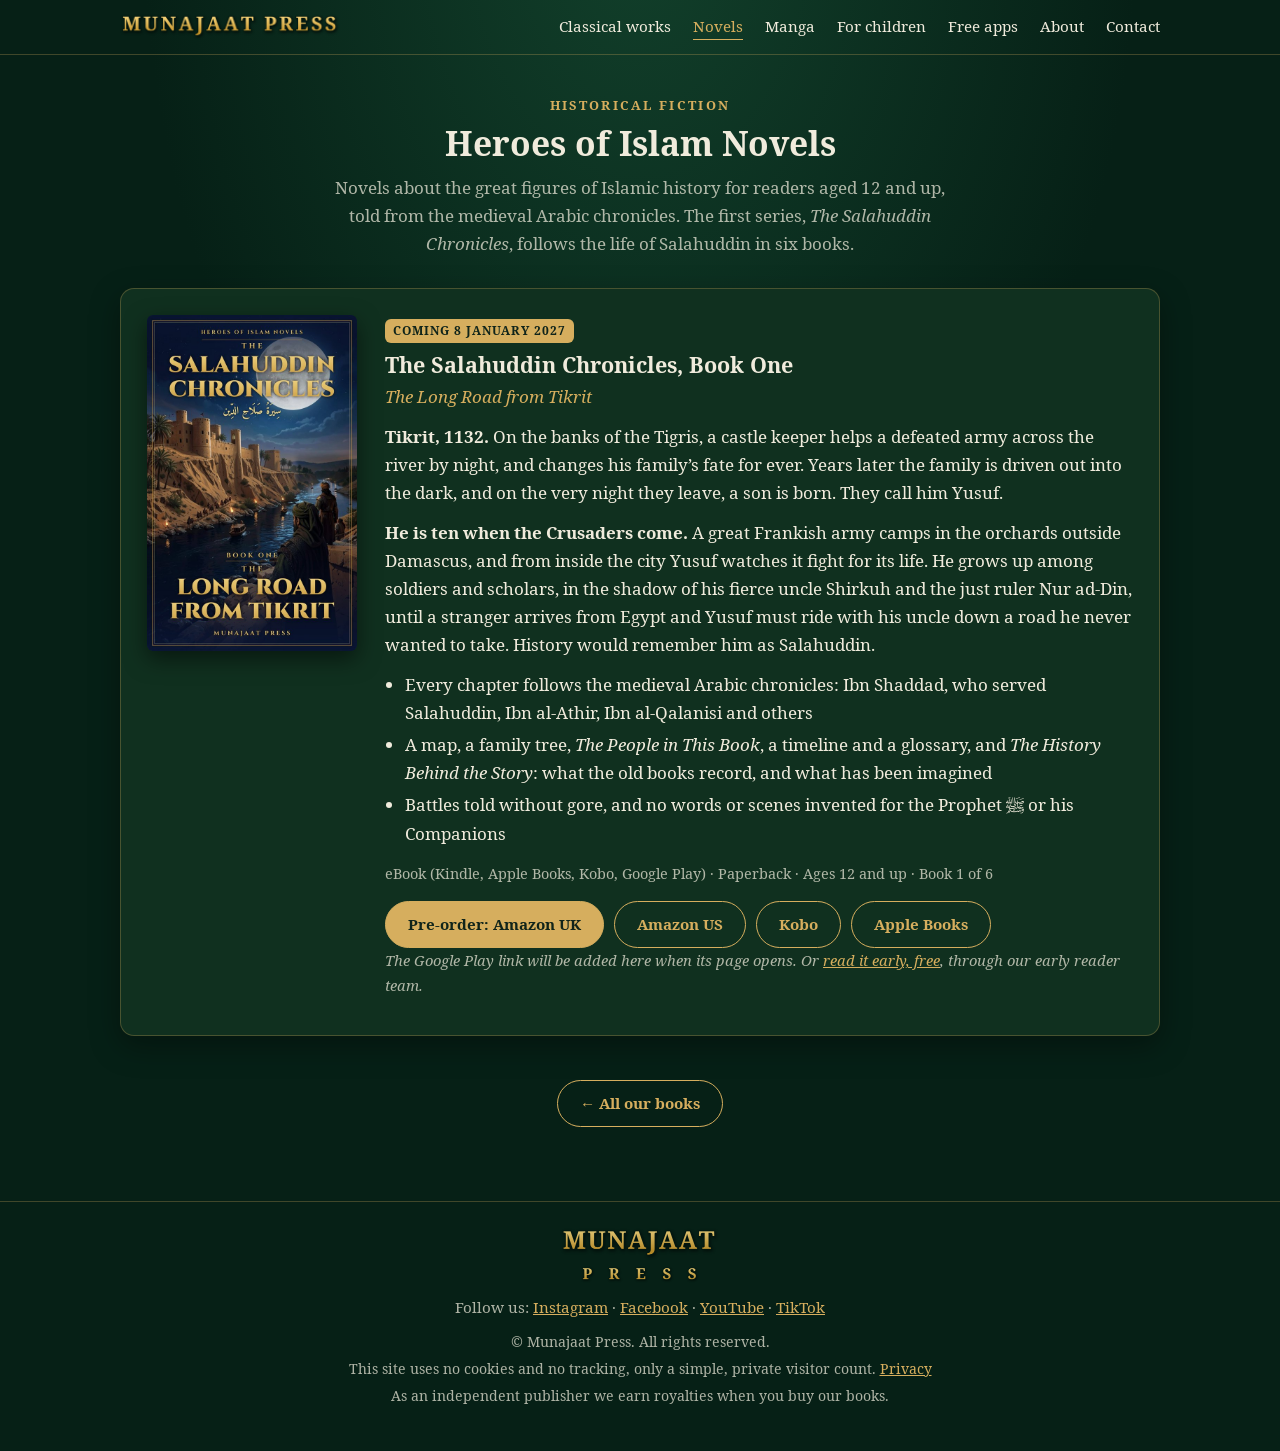
<file: novels/index.html>
<!DOCTYPE html>
<html lang="en-GB">
<head>
  <meta charset="utf-8">
  <meta name="viewport" content="width=device-width, initial-scale=1">
  <title>The Salahuddin Chronicles: Heroes of Islam Novels · Munajaat Press</title>
  <meta name="description" content="The Salahuddin Chronicles, a six-book historical novel series for readers aged 12 and up, following the life of Salahuddin from the medieval Arabic chronicles. Book One, The Long Road from Tikrit, comes out on 8 January 2027.">
  <link rel="canonical" href="https://munajaatpress.com/novels/">
  <meta name="theme-color" content="#062016">
  <link rel="icon" href="/favicon.ico" sizes="16x16 32x32 64x64">
  <link rel="apple-touch-icon" href="/images/apple-touch-icon.png">
  <meta property="og:type" content="website">
  <meta property="og:site_name" content="Munajaat Press">
  <meta property="og:title" content="The Salahuddin Chronicles, Book One: The Long Road from Tikrit">
  <meta property="og:description" content="A historical novel for readers aged 12 and up, drawn from the medieval chronicles. Coming 8 January 2027.">
  <meta property="og:url" content="https://munajaatpress.com/novels/">
  <meta property="og:image" content="https://munajaatpress.com/images/books/salahuddin-chronicles-book1.jpg">
  <link rel="stylesheet" href="/css/style.css">
</head>
<body>
  <a class="skip" href="#main">Skip to content</a>

  <header class="site-header">
    <div class="wrap">
      <a class="brand" href="/" aria-label="Munajaat Press home"><img src="/images/logo-oneline.png" width="900" height="106" alt="Munajaat Press"></a>
      <nav class="nav" aria-label="Main">
        <a href="/classics/">Classical works</a>
        <a href="/novels/" aria-current="page">Novels</a>
        <a href="/manga/">Manga</a>
        <a href="/children/">For children</a>
        <a href="/apps/">Free apps</a>
        <a href="/#about">About</a>
        <a href="/#contact">Contact</a>
      </nav>
    </div>
  </header>

  <main id="main">
    <section class="page-top">
      <div class="wrap">
        <div class="section-title">
          <div class="eyebrow">Historical fiction</div>
          <h1>Heroes of Islam Novels</h1>
          <p>Novels about the great figures of Islamic history for readers aged 12 and up, told from the medieval Arabic chronicles. The first series, <em>The Salahuddin Chronicles</em>, follows the life of Salahuddin in six books.</p>
        </div>

        <div class="books">
          <article class="book" id="salahuddin-chronicles-book-one">
            <div class="cover"><img src="/images/books/salahuddin-chronicles-book1.jpg" width="600" height="960" loading="lazy" alt="Cover of The Salahuddin Chronicles, Book One: The Long Road from Tikrit"></div>
            <div>
              <div class="badge">Coming 8 January 2027</div>
              <h3>The Salahuddin Chronicles, Book One</h3>
              <div class="sub">The Long Road from Tikrit</div>
              <p><strong>Tikrit, 1132.</strong> On the banks of the Tigris, a castle keeper helps a defeated army across the river by night, and changes his family’s fate for ever. Years later the family is driven out into the dark, and on the very night they leave, a son is born. They call him Yusuf.</p>
              <p><strong>He is ten when the Crusaders come.</strong> A great Frankish army camps in the orchards outside Damascus, and from inside the city Yusuf watches it fight for its life. He grows up among soldiers and scholars, in the shadow of his fierce uncle Shirkuh and the just ruler Nur ad-Din, until a stranger arrives from Egypt and Yusuf must ride with his uncle down a road he never wanted to take. History would remember him as Salahuddin.</p>
              <ul>
                <li>Every chapter follows the medieval Arabic chronicles: Ibn Shaddad, who served Salahuddin, Ibn al-Athir, Ibn al-Qalanisi and others</li>
                <li>A map, a family tree, <em>The People in This Book</em>, a timeline and a glossary, and <em>The History Behind the Story</em>: what the old books record, and what has been imagined</li>
                <li>Battles told without gore, and no words or scenes invented for the Prophet ﷺ or his Companions</li>
              </ul>
              <div class="meta">eBook (Kindle, Apple Books, Kobo, Google Play) · Paperback · Ages 12 and up · Book 1 of 6</div>
              <div class="btn-row">
                <a class="btn" href="https://www.amazon.co.uk/dp/B0HSKBBBS1" rel="noopener">Pre-order: Amazon UK</a>
                <a class="btn ghost" href="https://www.amazon.com/dp/B0HSKBBBS1" rel="noopener">Amazon US</a>
                <a class="btn ghost" href="https://www.kobo.com/gb/en/ebook/the-salahuddin-chronicles" rel="noopener">Kobo</a>
                <a class="btn ghost" href="https://books.apple.com/gb/book/the-salahuddin-chronicles/id6839100161" rel="noopener">Apple Books</a>
              </div>
              <p class="note">The Google Play link will be added here when its page opens. Or <a href="/#early-readers">read it early, free</a>, through our early reader team.</p>
            </div>
          </article>
        </div>
      </div>
    </section>

    <section class="next-series">
      <div class="wrap">
        <p class="back"><a class="btn ghost" href="/#series">← All our books</a></p>
      </div>
    </section>
  </main>

  <footer class="site-footer">
    <div class="wrap">
      <img src="/images/logo-stacked.png" width="640" height="218" alt="">
      <p class="social">Follow us: <a href="https://www.instagram.com/munajaatpress/" rel="noopener">Instagram</a> · <a href="https://www.facebook.com/profile.php?id=61595678692574" rel="noopener">Facebook</a> · <a href="https://www.youtube.com/@MunajaatPress" rel="noopener">YouTube</a> · <a href="https://www.tiktok.com/@munajaatpress" rel="noopener">TikTok</a></p>
      <p>© Munajaat Press. All rights reserved.</p>
      <p>This site uses no cookies and no tracking, only a simple, private visitor count. <a href="/privacy.html">Privacy</a></p>
      <p>As an independent publisher we earn royalties when you buy our books.</p>
    </div>
  </footer>
</body>
</html>
</file>
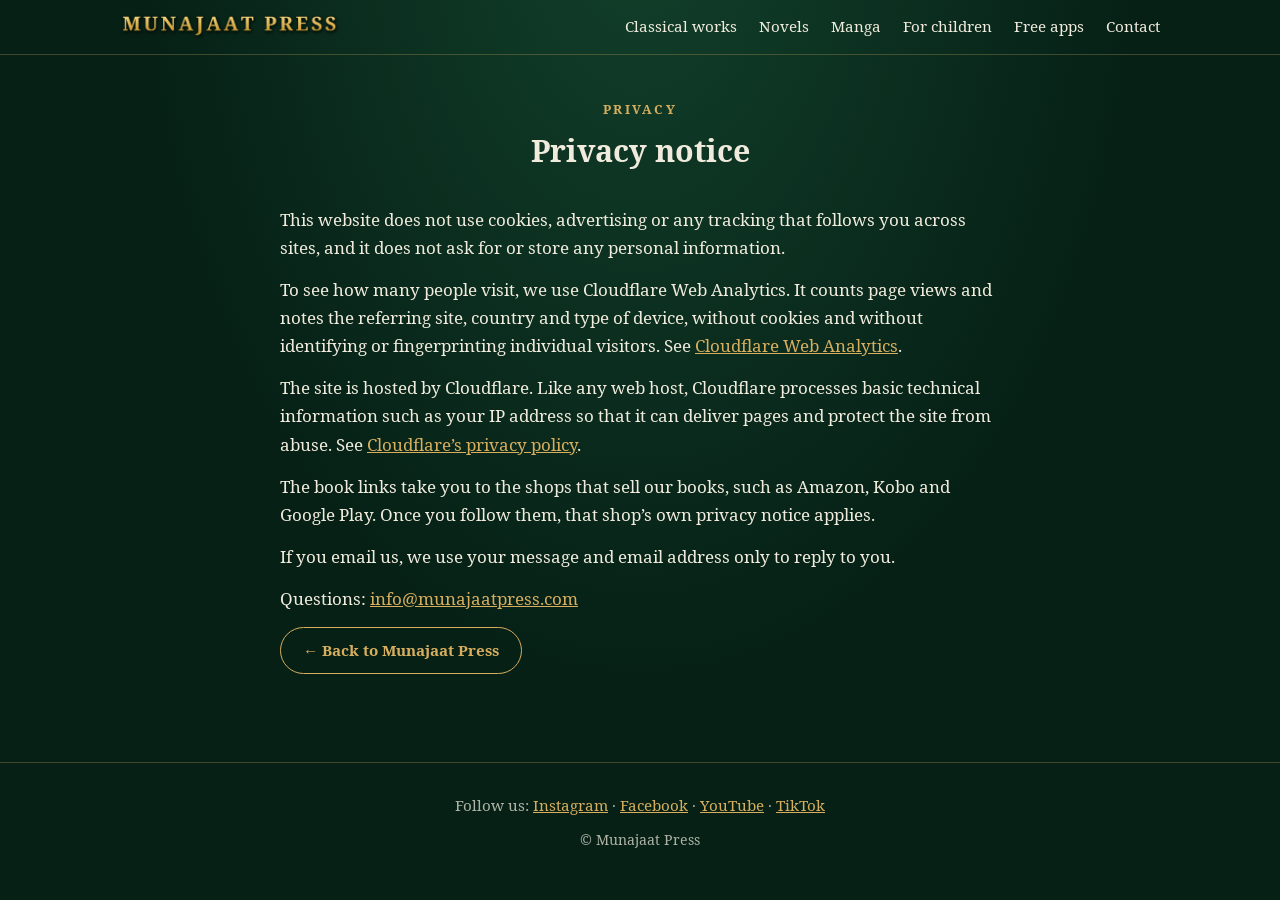
<file: privacy.html>
<!DOCTYPE html>
<html lang="en-GB">
<head>
  <meta charset="utf-8">
  <meta name="viewport" content="width=device-width, initial-scale=1">
  <title>Privacy · Munajaat Press</title>
  <meta name="description" content="Munajaat Press website privacy notice: no cookies, no advertising or tracking, no personal data collected.">
  <link rel="canonical" href="https://munajaatpress.com/privacy.html">
  <meta name="theme-color" content="#062016">
  <link rel="icon" href="/favicon.ico" sizes="16x16 32x32 64x64">
  <link rel="stylesheet" href="/css/style.css">
</head>
<body>
  <header class="site-header">
    <div class="wrap">
      <a class="brand" href="/" aria-label="Munajaat Press home"><img src="/images/logo-oneline.png" width="900" height="106" alt="Munajaat Press"></a>
      <nav class="nav" aria-label="Main"><a href="/classics/">Classical works</a><a href="/novels/">Novels</a><a href="/manga/">Manga</a><a href="/children/">For children</a><a href="/apps/">Free apps</a><a href="/#contact">Contact</a></nav>
    </div>
  </header>
  <main id="main">
    <section>
      <div class="wrap prose">
        <div class="section-title"><div class="eyebrow">Privacy</div><h2>Privacy notice</h2></div>
        <p>This website does not use cookies, advertising or any tracking that follows you across sites, and it does not ask for or store any personal information.</p>
        <p>To see how many people visit, we use Cloudflare Web Analytics. It counts page views and notes the referring site, country and type of device, without cookies and without identifying or fingerprinting individual visitors. See <a href="https://www.cloudflare.com/web-analytics/" rel="noopener">Cloudflare Web Analytics</a>.</p>
        <p>The site is hosted by Cloudflare. Like any web host, Cloudflare processes basic technical information such as your IP address so that it can deliver pages and protect the site from abuse. See <a href="https://www.cloudflare.com/privacypolicy/" rel="noopener">Cloudflare’s privacy policy</a>.</p>
        <p>The book links take you to the shops that sell our books, such as Amazon, Kobo and Google Play. Once you follow them, that shop’s own privacy notice applies.</p>
        <p>If you email us, we use your message and email address only to reply to you.</p>
        <p>Questions: <a href="mailto:info@munajaatpress.com">info@munajaatpress.com</a></p>
        <p><a class="btn ghost" href="/">← Back to Munajaat Press</a></p>
      </div>
    </section>
  </main>
  <footer class="site-footer"><div class="wrap">
      <p class="social">Follow us: <a href="https://www.instagram.com/munajaatpress/" rel="noopener">Instagram</a> · <a href="https://www.facebook.com/profile.php?id=61595678692574" rel="noopener">Facebook</a> · <a href="https://www.youtube.com/@MunajaatPress" rel="noopener">YouTube</a> · <a href="https://www.tiktok.com/@munajaatpress" rel="noopener">TikTok</a></p>
      <p>© Munajaat Press</p>
  </div></footer>
</body>
</html>
</file>
<file: css/style.css>
/* Munajaat Press — munajaatpress.com
   Self-hosted fonts only; no external requests, cookies or tracking. */

@font-face { font-family: "Noto Serif"; src: url("../fonts/NotoSerif-Regular.woff2") format("woff2"); font-weight: 400; font-style: normal; font-display: swap; }
@font-face { font-family: "Noto Serif"; src: url("../fonts/NotoSerif-Italic.woff2") format("woff2"); font-weight: 400; font-style: italic; font-display: swap; }
@font-face { font-family: "Noto Serif"; src: url("../fonts/NotoSerif-Bold.woff2") format("woff2"); font-weight: 700; font-style: normal; font-display: swap; }
/* Only the ﷺ ligature, so it renders correctly in English text */
@font-face { font-family: "Honorific"; src: url("../fonts/Amiri-Honorific.woff2") format("woff2"); unicode-range: U+FDFA; font-display: swap; }

:root {
  --bg: #062016;
  --bg-2: #0b2a1d;
  --card: #10301f;
  --line: rgba(214, 174, 94, 0.28);
  --gold: #d6ae5e;
  --gold-light: #f0d48c;
  --cream: #f0ebdc;
  --muted: rgba(240, 235, 220, 0.72);
  --shadow: 0 10px 30px rgba(0, 0, 0, 0.35);
  --radius: 14px;
  --max: 1080px;
}

* { box-sizing: border-box; }
html { scroll-behavior: smooth; }
body {
  margin: 0;
  background: radial-gradient(ellipse at 50% -10%, #12402b 0%, var(--bg) 55%) fixed, var(--bg);
  color: var(--cream);
  font-family: "Honorific", "Noto Serif", Georgia, serif;
  font-size: 17px;
  line-height: 1.65;
}
a { color: var(--gold); }
a:hover { color: var(--gold-light); }
img { max-width: 100%; height: auto; display: block; }
.wrap { width: 100%; max-width: var(--max); margin: 0 auto; padding: 0 20px; }
.skip { position: absolute; left: -9999px; }
.skip:focus { left: 16px; top: 16px; background: var(--cream); color: var(--bg); padding: 8px 12px; z-index: 10; }

/* Header */
.site-header { border-bottom: 1px solid var(--line); }
.site-header .wrap { display: flex; align-items: center; justify-content: space-between; gap: 16px; padding-top: 14px; padding-bottom: 14px; }
.brand img { width: 220px; }
.nav { display: flex; gap: 22px; flex-wrap: wrap; }
.nav a { color: var(--cream); text-decoration: none; font-size: 0.95rem; }
.nav a:hover { color: var(--gold); }

/* Hero */
.hero { text-align: center; padding: 64px 0 40px; }
.hero img { width: min(420px, 80%); margin: 0 auto 26px; }
.hero h1 { font-size: clamp(1.5rem, 3.4vw, 2.2rem); line-height: 1.3; margin: 0 auto 14px; max-width: 760px; font-weight: 700; }
.hero p { color: var(--muted); max-width: 680px; margin: 0 auto 26px; }
.divider { display: flex; align-items: center; justify-content: center; gap: 12px; color: var(--gold); margin: 6px 0 22px; }
.divider::before, .divider::after { content: ""; width: 80px; height: 1px; background: var(--gold); opacity: 0.7; }

/* Buttons */
.btn { display: inline-block; padding: 10px 22px; border-radius: 999px; background: var(--gold); color: #10241a; text-decoration: none; font-weight: 700; font-size: 0.95rem; border: 1.5px solid var(--gold); }
.btn:hover { background: var(--gold-light); color: #10241a; border-color: var(--gold-light); }
.btn.ghost { background: transparent; color: var(--gold); }
.btn.ghost:hover { background: rgba(214, 174, 94, 0.12); color: var(--gold-light); }
.btn-row { display: flex; gap: 10px; flex-wrap: wrap; }
.hero .btn-row { justify-content: center; }

/* Sections */
section { padding: 44px 0; }
.section-title { text-align: center; margin-bottom: 30px; }
.section-title .eyebrow { color: var(--gold); letter-spacing: 0.18em; font-size: 0.8rem; text-transform: uppercase; font-weight: 700; }
.section-title h2 { margin: 6px 0 0; font-size: clamp(1.4rem, 2.8vw, 1.9rem); }
.section-title p { color: var(--muted); margin: 8px auto 0; max-width: 640px; }

/* Book cards */
.books { display: grid; gap: 26px; }
.book { display: grid; grid-template-columns: 210px 1fr; gap: 28px; background: var(--card); border: 1px solid var(--line); border-radius: var(--radius); padding: 26px; box-shadow: var(--shadow); scroll-margin-top: 20px; }
.book .cover img { border-radius: 6px; box-shadow: 0 8px 22px rgba(0, 0, 0, 0.5); }
.book h3 { margin: 0; font-size: 1.35rem; line-height: 1.3; }
.book .sub { color: var(--gold); font-style: italic; margin: 4px 0 12px; }
.book p { margin: 0 0 12px; }
.book .meta { color: var(--muted); font-size: 0.9rem; margin-bottom: 16px; }
.book ul { margin: 0 0 14px; padding-left: 1.2em; }
.book li { margin-bottom: 4px; }
.review { display: flex; gap: 14px; align-items: center; background: rgba(0, 0, 0, 0.18); border-left: 3px solid var(--gold); border-radius: 8px; padding: 12px 14px; margin: 4px 0 16px; }
.review img { width: 60px; flex: 0 0 60px; }
.review blockquote { margin: 0; font-style: italic; }
.review cite { display: block; font-style: normal; color: var(--muted); font-size: 0.88rem; margin-top: 4px; }
.sample { margin-top: 14px; font-size: 0.95rem; }
.badge { display: inline-block; font-size: 0.75rem; font-weight: 700; letter-spacing: 0.08em; text-transform: uppercase; color: #10241a; background: var(--gold); border-radius: 6px; padding: 2px 8px; margin-bottom: 8px; }
.book.soon { opacity: 0.85; }

/* Apps */
.apps { display: grid; grid-template-columns: repeat(3, 1fr); gap: 18px; }
.app { background: var(--card); border: 1px solid var(--line); border-radius: var(--radius); padding: 20px; }
.app h3 { margin: 0 0 6px; font-size: 1.1rem; }
.app p { color: var(--muted); font-size: 0.93rem; margin: 0 0 12px; }

/* About / contact */
.prose { max-width: 760px; margin: 0 auto; }
.prose p { margin: 0 0 14px; }
.contact-box { text-align: center; background: var(--card); border: 1px solid var(--line); border-radius: var(--radius); padding: 28px; max-width: 640px; margin: 0 auto; }
.contact-box a.email { font-size: 1.2rem; font-weight: 700; }

/* Footer */
.site-footer { border-top: 1px solid var(--line); margin-top: 30px; padding: 26px 0 40px; color: var(--muted); font-size: 0.88rem; text-align: center; }
.site-footer img { width: 160px; margin: 0 auto 12px; opacity: 0.9; }
.site-footer p { margin: 4px 0; }
.site-footer .social { margin-bottom: 10px; font-size: 0.95rem; }

/* Navigation: current page */
.nav a[aria-current="page"] { color: var(--gold); border-bottom: 1.5px solid var(--gold); }

/* Series pages */
.page-top { padding-top: 40px; }
.section-title h1 { margin: 6px 0 0; font-size: clamp(1.5rem, 3vw, 2.1rem); line-height: 1.3; }
.book .note { color: var(--muted); font-size: 0.92rem; font-style: italic; }
.next-series { padding-top: 0; }
.group-title { text-align: center; font-size: clamp(1.2rem, 2.4vw, 1.5rem); margin: 34px 0 6px; }
.group-title:first-of-type { margin-top: 0; }
.group-title span { color: var(--gold); font-weight: 400; font-size: 0.85em; }
.group-intro { text-align: center; color: var(--muted); max-width: 640px; margin: 0 auto 22px; }
.group-title + .books { margin-top: 18px; }
.back { text-align: center; margin: 0; }

/* Homepage: new release */
.feature { display: grid; grid-template-columns: 230px 1fr; gap: 32px; align-items: center; background: linear-gradient(135deg, #153a27 0%, var(--card) 60%); border: 1px solid var(--gold); border-radius: var(--radius); padding: 30px; box-shadow: var(--shadow); }
.feature-cover img { border-radius: 6px; box-shadow: 0 8px 22px rgba(0, 0, 0, 0.5); }
.feature h2 { margin: 0; font-size: clamp(1.4rem, 2.8vw, 1.9rem); line-height: 1.25; }
.feature .sub { color: var(--gold); font-style: italic; margin: 4px 0 14px; font-size: 1.1rem; }
.feature p { margin: 0 0 18px; }

/* Homepage: series tiles */
.tiles { display: grid; grid-template-columns: repeat(2, 1fr); gap: 22px; }
.tile { display: grid; grid-template-columns: 120px 1fr; gap: 20px; align-items: start; background: var(--card); border: 1px solid var(--line); border-radius: var(--radius); padding: 20px; color: var(--cream); text-decoration: none; box-shadow: var(--shadow); transition: border-color 0.15s, transform 0.15s; }
.tile:hover, .tile:focus-visible { border-color: var(--gold); color: var(--cream); transform: translateY(-2px); }
.tile-cover img { border-radius: 5px; box-shadow: 0 6px 16px rgba(0, 0, 0, 0.45); }
.tile .eyebrow { color: var(--gold); letter-spacing: 0.14em; font-size: 0.72rem; text-transform: uppercase; font-weight: 700; }
.tile h3 { margin: 2px 0 6px; font-size: 1.2rem; line-height: 1.3; }
.tile p { color: var(--muted); font-size: 0.93rem; margin: 0 0 10px; }
.tile .more { color: var(--gold); font-weight: 700; font-size: 0.92rem; }
.apps-line { text-align: center; color: var(--muted); margin: 26px 0 0; }

@media (max-width: 760px) {
  .feature { grid-template-columns: 1fr; padding: 22px; text-align: center; }
  .feature-cover { max-width: 200px; margin: 0 auto; }
  .feature .btn-row { justify-content: center; }
  .tiles { grid-template-columns: 1fr; }
  .tile { grid-template-columns: 90px 1fr; padding: 16px; gap: 16px; }
  .site-header .wrap { flex-direction: column; }
  .brand img { width: 190px; }
  .nav { justify-content: center; gap: 16px; }
  .book { grid-template-columns: 1fr; padding: 20px; }
  .book .cover { max-width: 220px; margin: 0 auto; }
  .apps { grid-template-columns: 1fr; }
}
</file>
